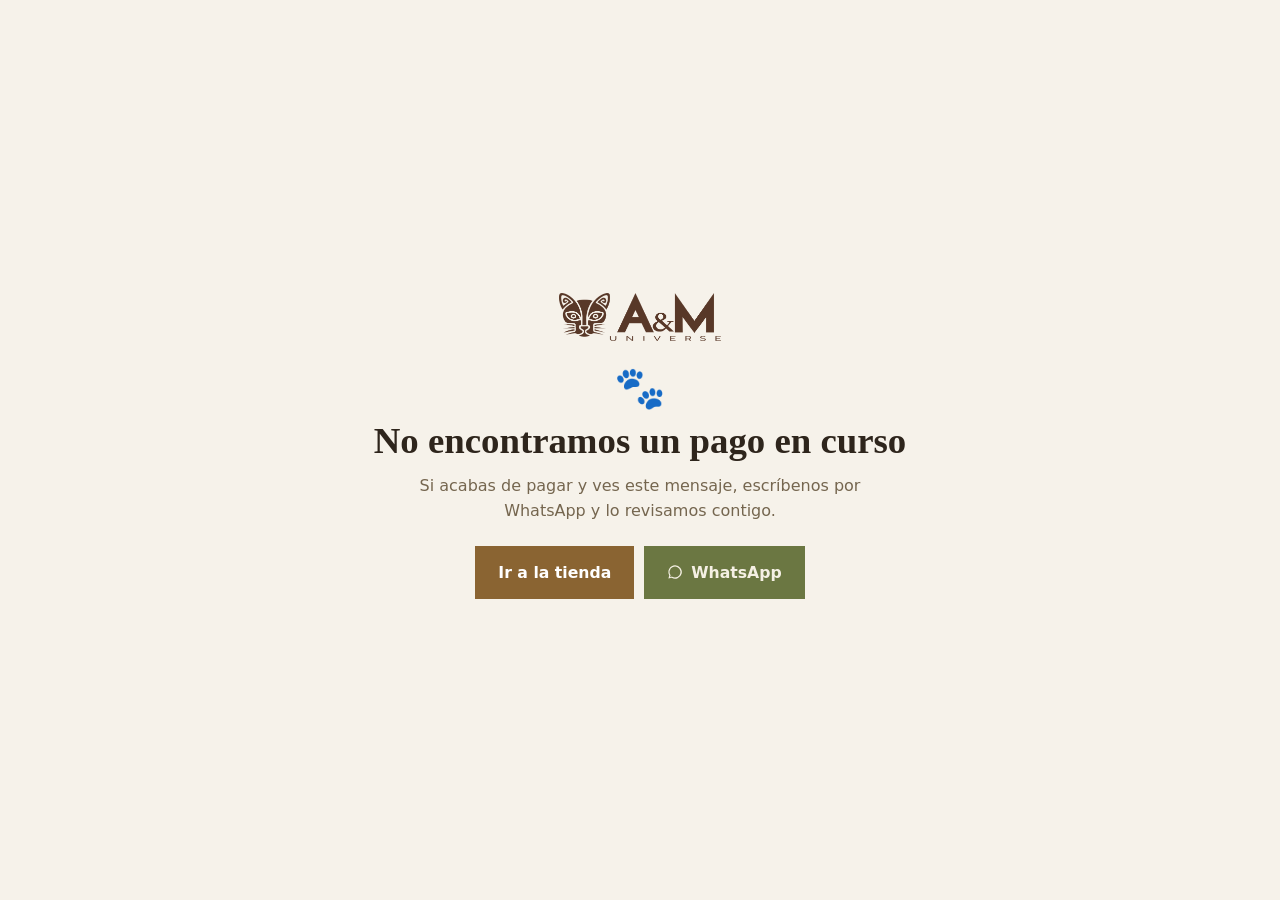
<file: pedido/index.html>
<!DOCTYPE html>
<html lang="es">
<head>
    <meta charset="UTF-8">
    <meta name="viewport" content="width=device-width, initial-scale=1.0">
    <title>Tu pedido · A&M Universe</title>
    <meta name="robots" content="noindex, nofollow">
    <meta name="description" content="Estado de tu pago en línea en A&M Universe.">
    <link rel="icon" href="/favicon.ico" sizes="any">
    <link rel="icon" type="image/png" sizes="48x48" href="/assets/favicon-48.png">
    <style>
        :root {
            --bg: #F6F2EA; --surface: #FCFAF4; --ink: #2E251C; --soft: #75664F;
            --accent: #8A6432; --accent-ink: #FFFFFF; --line: rgba(46,37,28,.14); --olive: #6B7742;
            --ok: #2f7d4f; --mal: #b23b2e;
        }
        @media (prefers-color-scheme: dark) {
            :root { --bg: #0D0D0D; --surface: #191919; --ink: #ECE3D1; --soft: #A99C86;
                    --accent: #CBA968; --accent-ink: #0D0D0D; --line: rgba(236,227,209,.16); --olive: #55613A;
                    --ok: #6fcf97; --mal: #ff9b8f; }
        }
        * { margin: 0; box-sizing: border-box; }
        body {
            min-height: 100vh; display: grid; place-items: center; text-align: center;
            padding: 32px 16px;
            font-family: system-ui, -apple-system, "Segoe UI", Roboto, sans-serif;
            background: var(--bg); color: var(--ink); line-height: 1.6;
        }
        .wrap { max-width: 560px; width: 100%; }
        .serif { font-family: Georgia, "Times New Roman", serif; }
        .logo { height: 48px; width: auto; display: block; margin: 0 auto 26px; }
        .logo-dark { display: none; }
        @media (prefers-color-scheme: dark) { .logo-light { display: none; } .logo-dark { display: block; } }
        .icono { font-size: 2.6rem; line-height: 1; margin-bottom: 10px; }
        h1 { font-size: clamp(1.6rem, 6vw, 2.3rem); line-height: 1.2; margin-bottom: 10px; }
        h1:focus { outline: none; }
        .ok h1 { color: var(--ok); }
        .mal h1 { color: var(--mal); }
        .lead { color: var(--soft); max-width: 470px; margin: 0 auto; }
        .ref { font-family: ui-monospace, Consolas, monospace; font-size: .9rem; color: var(--ink); background: var(--surface);
            border: 1px dashed var(--line); display: inline-block; padding: 4px 10px; margin: 14px 0 4px; word-break: break-all; }
        .resumen { text-align: left; background: var(--surface); border: 1px solid var(--line); padding: 14px 16px; margin: 18px 0 6px; }
        .resumen li { list-style: none; display: flex; justify-content: space-between; gap: 12px; padding: 6px 0; border-bottom: 1px solid var(--line); font-size: .93rem; }
        .resumen li:last-child { border-bottom: 0; }
        .resumen li span:last-child { white-space: nowrap; }
        .resumen .total { font-weight: 700; padding-top: 10px; }
        .nota { font-size: .88rem; color: var(--soft); margin-top: 10px; }
        .acciones { display: flex; flex-wrap: wrap; gap: 10px; justify-content: center; margin: 22px 0 8px; }
        .btn { display: inline-flex; align-items: center; gap: 8px; text-decoration: none; font-weight: 600; padding: 13px 22px; border: 1px solid transparent; cursor: pointer; font-size: .98rem; font-family: inherit; }
        .btn-acento { background: var(--accent); color: var(--accent-ink); }
        .btn-wa { background: var(--olive); color: #F5F0E4; }
        .btn-borde { background: transparent; color: var(--ink); border-color: var(--line); }
        .btn:hover { filter: brightness(1.06); }
        .girando { width: 34px; height: 34px; border: 3px solid var(--line); border-top-color: var(--accent); border-radius: 50%;
            margin: 6px auto 16px; animation: gira .9s linear infinite; }
        @keyframes gira { to { transform: rotate(360deg); } }
        @media (prefers-reduced-motion: reduce) { .girando { animation: none; } }
    </style>
</head>
<body>
    <main class="wrap" id="pedido" aria-live="polite">
        <a href="/" aria-label="A&amp;M Universe, ir a la tienda">
            <img class="logo logo-light" src="/assets/logo-light.png" alt="A&amp;M Universe" width="640" height="189">
            <img class="logo logo-dark" src="/assets/logo-dark.png" alt="A&amp;M Universe" width="640" height="189">
        </a>
        <div id="pedido-cuerpo">
            <div class="girando" aria-hidden="true"></div>
            <h1 class="serif">Revisando tu pago…</h1>
            <p class="lead">Un momento, estamos confirmando con Wompi.</p>
        </div>
        <noscript><p class="lead">Activa JavaScript para ver el estado de tu pago, o escríbenos por WhatsApp al 321 579 9683.</p></noscript>
    </main>
    <script src="/js/pedido.js" defer></script>
</body>
</html>
</file>
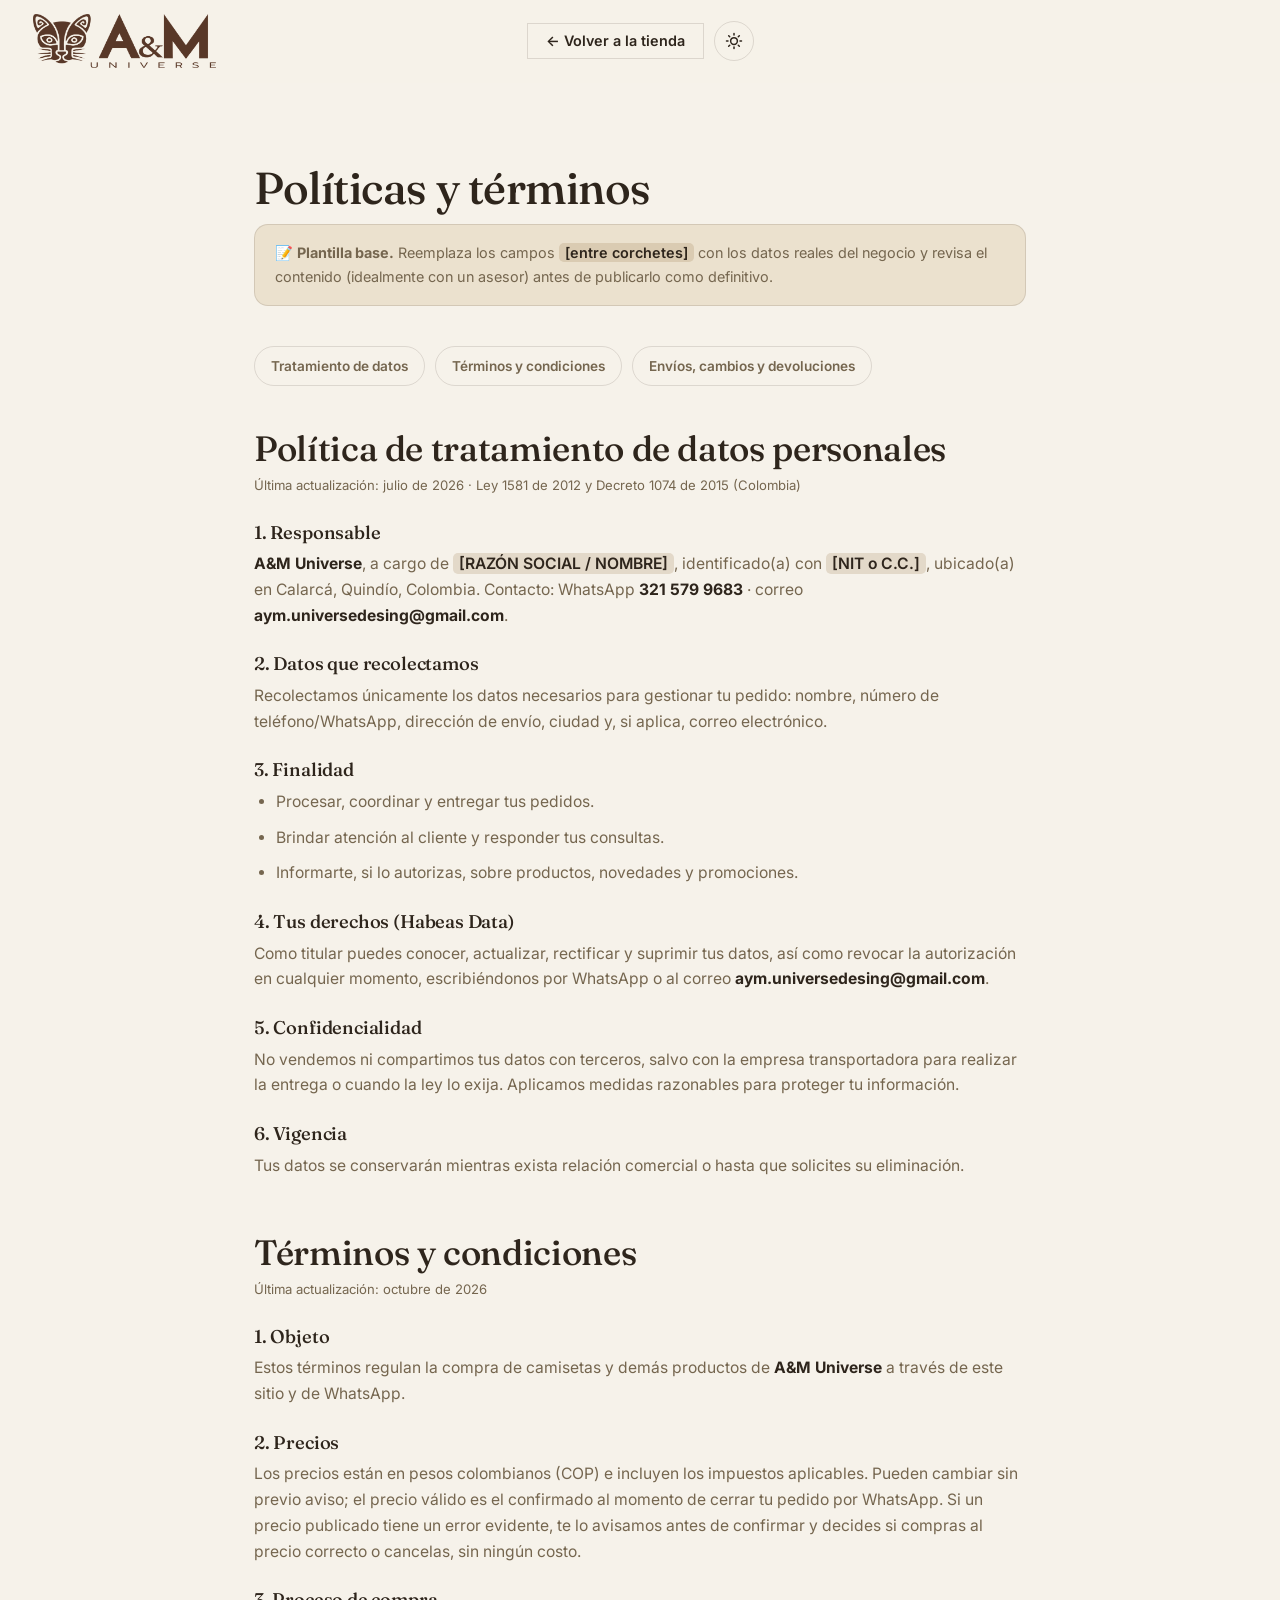
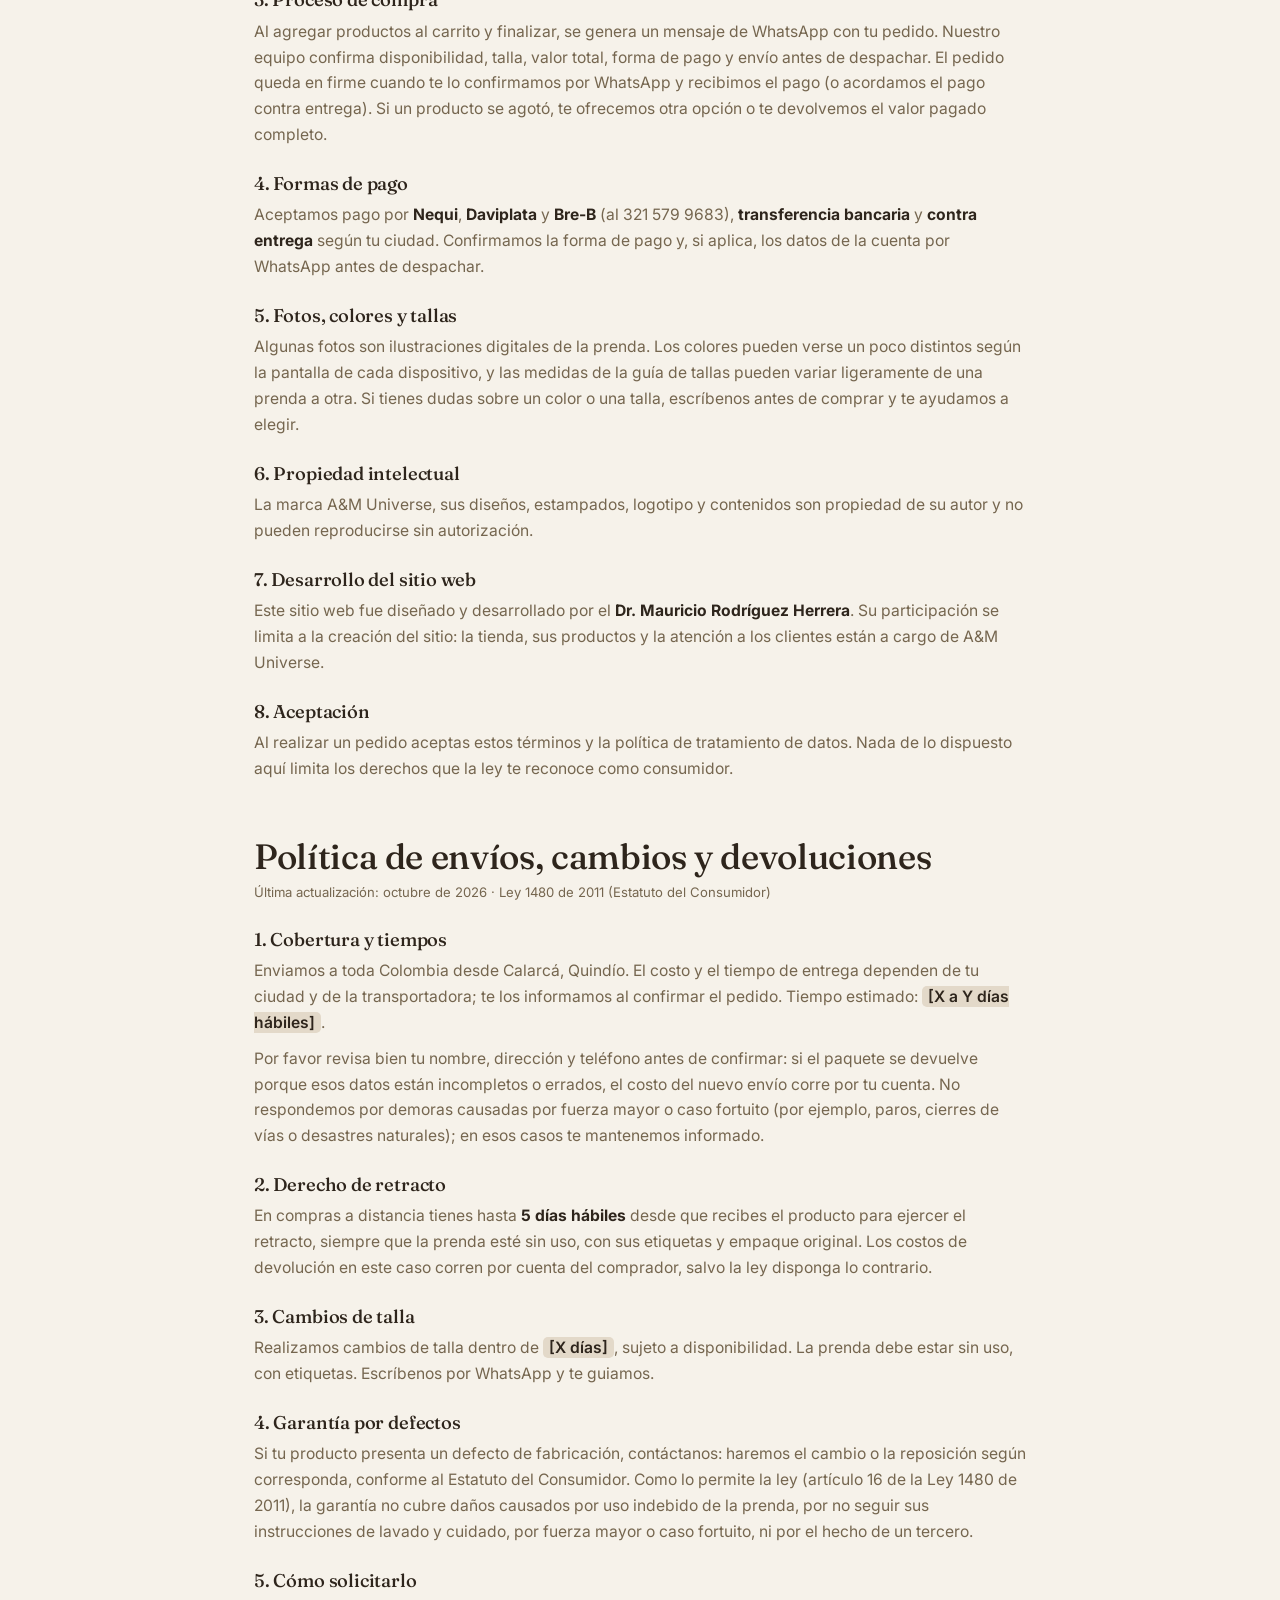
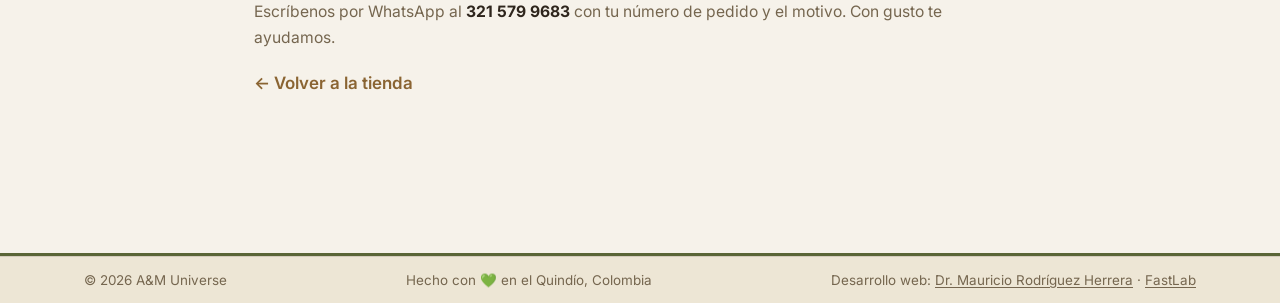
<file: politicas.html>
<!DOCTYPE html>
<html lang="es" data-theme="light">
<head>
    <meta charset="UTF-8">
    <meta name="viewport" content="width=device-width, initial-scale=1.0">
    <title>Políticas y términos · A&M Universe</title>
    <meta name="description" content="Política de tratamiento de datos, términos y condiciones, y política de envíos, cambios y devoluciones de A&M Universe.">
    <meta name="robots" content="index, follow">
    <link rel="canonical" href="https://aymuniverse.com/politicas.html">
    <meta name="theme-color" content="#F6F2EA" media="(prefers-color-scheme: light)">
    <meta name="theme-color" content="#0D0D0D" media="(prefers-color-scheme: dark)">
    <link rel="icon" href="favicon.ico" sizes="any">
    <link rel="icon" type="image/png" sizes="192x192" href="assets/icon-192.png">
    <link rel="apple-touch-icon" href="assets/apple-touch-icon.png">
    <link rel="preconnect" href="https://fonts.googleapis.com">
    <link rel="preconnect" href="https://fonts.gstatic.com" crossorigin>
    <link href="https://fonts.googleapis.com/css2?family=Fraunces:ital,opsz,wght@0,9..144,400;0,9..144,500;0,9..144,600&family=Inter:wght@400;500;600&display=swap" rel="stylesheet">
    <link rel="stylesheet" href="css/styles.css">
    <style>
        .legal-wrap { max-width: 820px; margin: 0 auto; padding: clamp(40px, 7vw, 80px) 24px 100px; }
        .legal-note {
            background: var(--green-soft); border: 1px solid var(--line); border-radius: 14px;
            padding: 16px 20px; font-size: .9rem; color: var(--text-soft); margin-bottom: 40px;
        }
        .legal-toc { display: flex; flex-wrap: wrap; gap: 10px; margin-bottom: 44px; }
        .legal-toc a {
            font-size: .85rem; font-weight: 600; color: var(--text-soft);
            border: 1px solid var(--line); border-radius: 999px; padding: 8px 16px; transition: all .2s ease;
        }
        .legal-toc a:hover { border-color: var(--accent); color: var(--accent); }
        .legal-doc { margin-bottom: 56px; scroll-margin-top: 90px; }
        .legal-doc h2 { font-size: clamp(1.6rem, 4vw, 2.2rem); margin-bottom: 6px; }
        .legal-doc > .upd { font-size: .82rem; color: var(--text-soft); margin-bottom: 22px; }
        .legal-doc h3 { font-size: 1.15rem; margin: 26px 0 8px; scroll-margin-top: 90px; }
        .legal-doc p, .legal-doc li { color: var(--text-soft); font-size: .98rem; margin-bottom: 10px; }
        .legal-doc ul { padding-left: 22px; margin-bottom: 12px; }
        .legal-doc strong { color: var(--text); }
        .ph { background: color-mix(in srgb, var(--accent) 18%, transparent); color: var(--text); padding: 1px 6px; border-radius: 5px; font-weight: 600; }
        /* En pantallas chicas el botón de volver no cabía y la cabecera se
           recortaba en silencio (la barra usa overflow-x: clip). */
        @media (max-width: 420px) {
            .site-header .header-actions .btn { padding: 10px 12px; font-size: .78rem; white-space: normal; }
        }
        .legal-back { display: inline-flex; align-items: center; gap: 6px; font-weight: 600; color: var(--accent); margin-top: 8px; }
    </style>
</head>
<body>
<header class="site-header">
    <div class="container header-inner">
        <a href="index.html" class="brand" aria-label="A&M Universe">
            <img class="brand-logo brand-logo-light" src="assets/logo-light.png" alt="A&M Universe" width="640" height="189">
            <img class="brand-logo brand-logo-dark" src="assets/logo-dark.png" alt="A&M Universe" width="640" height="189">
        </a>
        <div class="header-actions" style="margin-left:auto;">
            <a href="index.html" class="btn btn-ghost" style="padding:10px 18px;font-size:.9rem;">← Volver a la tienda</a>
            <button class="icon-btn" id="theme-toggle" type="button" aria-label="Cambiar tema" title="Modo claro / oscuro">
                <svg class="icon-sun" viewBox="0 0 24 24" width="18" height="18" fill="none" stroke="currentColor" stroke-width="2" stroke-linecap="round"><circle cx="12" cy="12" r="4.5"/><path d="M12 2v2M12 20v2M2 12h2M20 12h2M4.9 4.9l1.4 1.4M17.7 17.7l1.4 1.4M19.1 4.9l-1.4 1.4M6.3 17.7l-1.4 1.4"/></svg>
                <svg class="icon-moon" viewBox="0 0 24 24" width="18" height="18" fill="currentColor"><path d="M21 12.8A9 9 0 1 1 11.2 3a7 7 0 0 0 9.8 9.8z"/></svg>
            </button>
        </div>
    </div>
</header>

<main class="legal-wrap">
    <h1 style="font-size:clamp(2rem,5vw,2.8rem);margin-bottom:12px;">Políticas y términos</h1>
    <div class="legal-note" id="aviso-plantilla">
        📝 <strong>Plantilla base.</strong> Reemplaza los campos <span class="ph">[entre corchetes]</span> con los datos reales del negocio y revisa el contenido (idealmente con un asesor) antes de publicarlo como definitivo.
    </div>

    <nav class="legal-toc">
        <a href="#datos">Tratamiento de datos</a>
        <a href="#terminos">Términos y condiciones</a>
        <a href="#envios">Envíos, cambios y devoluciones</a>
    </nav>

    <!-- ============ DATOS ============ -->
    <section class="legal-doc" id="datos">
        <h2>Política de tratamiento de datos personales</h2>
        <p class="upd">Última actualización: <span class="js-fecha">julio de 2026</span> · Ley 1581 de 2012 y Decreto 1074 de 2015 (Colombia)</p>

        <h3>1. Responsable</h3>
        <p><strong>A&M Universe</strong>, a cargo de <span class="ph" id="dato-razon">[RAZÓN SOCIAL / NOMBRE]</span>, identificado(a) con <span class="ph" id="dato-nit">[NIT o C.C.]</span>, ubicado(a) en Calarcá, Quindío, Colombia. Contacto: WhatsApp <strong>321 579 9683</strong> · correo <strong>aym.universedesing@gmail.com</strong>.</p>

        <h3>2. Datos que recolectamos</h3>
        <p>Recolectamos únicamente los datos necesarios para gestionar tu pedido: nombre, número de teléfono/WhatsApp, dirección de envío, ciudad y, si aplica, correo electrónico.</p>

        <h3>3. Finalidad</h3>
        <ul>
            <li>Procesar, coordinar y entregar tus pedidos.</li>
            <li>Brindar atención al cliente y responder tus consultas.</li>
            <li>Informarte, si lo autorizas, sobre productos, novedades y promociones.</li>
        </ul>

        <h3>4. Tus derechos (Habeas Data)</h3>
        <p>Como titular puedes conocer, actualizar, rectificar y suprimir tus datos, así como revocar la autorización en cualquier momento, escribiéndonos por WhatsApp o al correo <strong>aym.universedesing@gmail.com</strong>.</p>

        <h3>5. Confidencialidad</h3>
        <p>No vendemos ni compartimos tus datos con terceros, salvo con la empresa transportadora para realizar la entrega o cuando la ley lo exija. Aplicamos medidas razonables para proteger tu información.</p>

        <h3>6. Vigencia</h3>
        <p>Tus datos se conservarán mientras exista relación comercial o hasta que solicites su eliminación.</p>
    </section>

    <!-- ============ TÉRMINOS ============ -->
    <section class="legal-doc" id="terminos">
        <h2>Términos y condiciones</h2>
        <p class="upd">Última actualización: <span class="js-fecha">octubre de 2026</span></p>

        <h3>1. Objeto</h3>
        <p>Estos términos regulan la compra de camisetas y demás productos de <strong>A&M Universe</strong> a través de este sitio y de WhatsApp.</p>

        <h3>2. Precios</h3>
        <p>Los precios están en pesos colombianos (COP) e incluyen los impuestos aplicables. Pueden cambiar sin previo aviso; el precio válido es el confirmado al momento de cerrar tu pedido por WhatsApp. Si un precio publicado tiene un error evidente, te lo avisamos antes de confirmar y decides si compras al precio correcto o cancelas, sin ningún costo.</p>

        <h3>3. Proceso de compra</h3>
        <p>Al agregar productos al carrito y finalizar, se genera un mensaje de WhatsApp con tu pedido. Nuestro equipo confirma disponibilidad, talla, valor total, forma de pago y envío antes de despachar. El pedido queda en firme cuando te lo confirmamos por WhatsApp y recibimos el pago (o acordamos el pago contra entrega). Si un producto se agotó, te ofrecemos otra opción o te devolvemos el valor pagado completo.</p>

        <h3>4. Formas de pago</h3>
        <p>Aceptamos pago por <strong>Nequi</strong>, <strong>Daviplata</strong> y <strong>Bre-B</strong> (al 321 579 9683), <strong>transferencia bancaria</strong> y <strong>contra entrega</strong> según tu ciudad. Confirmamos la forma de pago y, si aplica, los datos de la cuenta por WhatsApp antes de despachar.</p>

        <h3>5. Fotos, colores y tallas</h3>
        <p>Algunas fotos son ilustraciones digitales de la prenda. Los colores pueden verse un poco distintos según la pantalla de cada dispositivo, y las medidas de la guía de tallas pueden variar ligeramente de una prenda a otra. Si tienes dudas sobre un color o una talla, escríbenos antes de comprar y te ayudamos a elegir.</p>

        <h3>6. Propiedad intelectual</h3>
        <p>La marca A&M Universe, sus diseños, estampados, logotipo y contenidos son propiedad de su autor y no pueden reproducirse sin autorización.</p>

        <h3 id="desarrollo">7. Desarrollo del sitio web</h3>
        <p>Este sitio web fue diseñado y desarrollado por el <strong>Dr. Mauricio Rodríguez Herrera</strong>. Su participación se limita a la creación del sitio: la tienda, sus productos y la atención a los clientes están a cargo de A&M Universe.</p>

        <h3>8. Aceptación</h3>
        <p>Al realizar un pedido aceptas estos términos y la política de tratamiento de datos. Nada de lo dispuesto aquí limita los derechos que la ley te reconoce como consumidor.</p>
    </section>

    <!-- ============ ENVÍOS ============ -->
    <section class="legal-doc" id="envios">
        <h2>Política de envíos, cambios y devoluciones</h2>
        <p class="upd">Última actualización: <span class="js-fecha">octubre de 2026</span> · Ley 1480 de 2011 (Estatuto del Consumidor)</p>

        <h3>1. Cobertura y tiempos</h3>
        <p>Enviamos a toda Colombia desde Calarcá, Quindío. El costo y el tiempo de entrega dependen de tu ciudad y de la transportadora; te los informamos al confirmar el pedido. Tiempo estimado: <span class="ph" id="dato-envio">[X a Y días hábiles]</span>.</p>
        <p>Por favor revisa bien tu nombre, dirección y teléfono antes de confirmar: si el paquete se devuelve porque esos datos están incompletos o errados, el costo del nuevo envío corre por tu cuenta. No respondemos por demoras causadas por fuerza mayor o caso fortuito (por ejemplo, paros, cierres de vías o desastres naturales); en esos casos te mantenemos informado.</p>

        <h3>2. Derecho de retracto</h3>
        <p>En compras a distancia tienes hasta <strong>5 días hábiles</strong> desde que recibes el producto para ejercer el retracto, siempre que la prenda esté sin uso, con sus etiquetas y empaque original. Los costos de devolución en este caso corren por cuenta del comprador, salvo la ley disponga lo contrario.</p>

        <h3>3. Cambios de talla</h3>
        <p>Realizamos cambios de talla dentro de <span class="ph" id="dato-cambio">[X días]</span>, sujeto a disponibilidad. La prenda debe estar sin uso, con etiquetas. Escríbenos por WhatsApp y te guiamos.</p>

        <h3>4. Garantía por defectos</h3>
        <p>Si tu producto presenta un defecto de fabricación, contáctanos: haremos el cambio o la reposición según corresponda, conforme al Estatuto del Consumidor. Como lo permite la ley (artículo 16 de la Ley 1480 de 2011), la garantía no cubre daños causados por uso indebido de la prenda, por no seguir sus instrucciones de lavado y cuidado, por fuerza mayor o caso fortuito, ni por el hecho de un tercero.</p>

        <h3>5. Cómo solicitarlo</h3>
        <p>Escríbenos por WhatsApp al <strong>321 579 9683</strong> con tu número de pedido y el motivo. Con gusto te ayudamos.</p>

        <a class="legal-back" href="index.html">← Volver a la tienda</a>
    </section>
</main>

<footer class="site-footer">
    <div class="footer-bottom">
        <div class="container">
            <span>© <span id="year">2026</span> A&M Universe</span>
            <span>Hecho con 💚 en el Quindío, Colombia</span>
            <span class="footer-dev">Desarrollo web: <a href="#desarrollo">Dr. Mauricio Rodríguez Herrera</a> · <a href="https://fastlabstudio.com/" target="_blank" rel="noopener">FastLab</a></span>
        </div>
    </div>
</footer>

<script>
(function () {
  var root = document.documentElement, saved;
  try { saved = localStorage.getItem("aym-theme"); } catch (e) {}
  if (!saved) saved = (window.matchMedia && window.matchMedia("(prefers-color-scheme: dark)").matches) ? "dark" : "light";
  root.setAttribute("data-theme", saved);
  document.addEventListener("DOMContentLoaded", function () {
    var y = document.getElementById("year"); if (y) y.textContent = new Date().getFullYear();
    var b = document.getElementById("theme-toggle");
    if (b) b.addEventListener("click", function () {
      var t = root.getAttribute("data-theme") === "dark" ? "light" : "dark";
      root.setAttribute("data-theme", t);
      try { localStorage.setItem("aym-theme", t); } catch (e) {}
    });
  });
})();
</script>
<script src="js/politicas.js"></script>
</body>
</html>
</file>
<file: css/styles.css>
/* =========================================================
   A&M Universe · Diseño con propósito
   Paleta tierra: modo claro (marfil/beige) · modo oscuro (espresso) · esquinas cuadradas
   ========================================================= */

/* ---------- Tokens de tema ---------- */
:root,
[data-theme="light"] {
    --bg:        #F6F2EA;   /* marfil suave (más claro) */
    --bg-alt:    #EDE6D5;   /* beige suave (bandas de sección) */
    --surface:   #FCFAF4;   /* crema clara (tarjetas) */
    --text:      #2E251C;
    --text-soft: #75664F;
    --accent:    #8A6432;   /* bronce/tierra (AA sobre crema) */
    --accent-ink:#FFFFFF;
    --green:     #5E6A3C;   /* olivo (acento tierra) */
    --green-soft:#EBE1CE;   /* beige suave (medios) */
    --olive:      #5A6537;  /* olivo (topbar y botón WhatsApp) — oscurecido para
                               que el texto crema pase el contraste AA */
    --olive-ink:  #F5F0E4;
    --olive-strong:#5A6537;
    --on-alt:     #F4EFE3;  /* texto claro sobre bandas olivo */
    --on-alt-soft:rgba(244, 239, 227, .74);
    --line:      rgba(46, 37, 28, .13);
    --radius:    0px;       /* tarjetas/medios/paneles (cuadrado) */
    --radius-sm: 0px;       /* botones/píldoras/controles */
    --shadow:    0 18px 40px -24px rgba(46, 37, 28, .35);
    --shadow-sm: 0 6px 20px -12px rgba(46, 37, 28, .30);
}

[data-theme="dark"] {
    --bg:        #0D0D0D;   /* negro (fondo) */
    --bg-alt:    #151515;   /* banda oscura sutil */
    --surface:   #191919;   /* negro elevado (tarjetas) */
    --text:      #ECE3D1;   /* crema */
    --text-soft: #A99C86;
    --accent:    #CBA968;   /* oro */
    --accent-ink:#0D0D0D;
    --green:     #B9C08A;   /* olivo claro */
    --green-soft:#161616;
    --olive:      #77844A;
    --on-alt:     #14120B;  /* en oscuro el olivo aclara: el texto debe oscurecer */
    --olive-ink:  #14120B;
    --olive-strong:#68743F;
    --line:      rgba(236, 227, 209, .13);
    --shadow:    0 22px 50px -26px rgba(0, 0, 0, .7);
    --shadow-sm: 0 8px 24px -14px rgba(0, 0, 0, .6);
}

* { margin: 0; padding: 0; box-sizing: border-box; }

/* Solo lectores de pantalla (accesibilidad) */
.sr-only {
    position: absolute; width: 1px; height: 1px;
    padding: 0; margin: -1px; overflow: hidden;
    clip: rect(0, 0, 0, 0); white-space: nowrap; border: 0;
}

/* Íconos de línea en café (contacto/footer) */
.ci {
    width: 15px; height: 15px;
    color: var(--accent);
    flex-shrink: 0;
    vertical-align: -2px;
}

html {
    scroll-behavior: smooth;
    -webkit-text-size-adjust: 100%;
}

body {
    font-family: 'Inter', system-ui, -apple-system, Segoe UI, Roboto, sans-serif;
    background: var(--bg);
    color: var(--text);
    line-height: 1.65;
    font-size: 17px;
    overflow-x: hidden;
    transition: background .4s ease, color .4s ease;
    -webkit-font-smoothing: antialiased;
}

h1, h2, h3, .brand-name {
    font-family: 'Fraunces', Georgia, 'Times New Roman', serif;
    font-weight: 500;
    line-height: 1.1;
    letter-spacing: -.01em;
}

a { color: inherit; text-decoration: none; }
img { max-width: 100%; display: block; }

::selection { background: var(--accent); color: var(--accent-ink); }

.container {
    width: 100%;
    max-width: 1160px;
    margin: 0 auto;
    padding: 0 24px;
}

/* ---------- Botones ---------- */
.btn {
    display: inline-flex;
    align-items: center;
    justify-content: center;
    gap: 9px;
    font-family: 'Inter', sans-serif;
    font-weight: 600;
    font-size: .96rem;
    line-height: 1;
    padding: 15px 26px;
    border-radius: var(--radius-sm);
    border: 1.5px solid transparent;
    cursor: pointer;
    transition: transform .2s ease, box-shadow .25s ease, background .25s ease, border-color .25s ease, color .25s ease;
    /* Los rótulos de 6 botones salen del panel: si no pueden partirse, un texto
       largo se corta a media palabra y estira la columna de la grilla. */
    white-space: normal;
    text-align: center;
    max-width: 100%;
    overflow-wrap: anywhere;
}
.btn:active { transform: translateY(1px) scale(.99); }

.btn-primary {
    background: var(--accent);
    color: var(--accent-ink);
    box-shadow: var(--shadow-sm);
}
.btn-primary:hover { transform: translateY(-2px); box-shadow: var(--shadow); }

.btn-ghost {
    background: transparent;
    color: var(--text);
    border-color: var(--line);
}
.btn-ghost:hover { border-color: var(--accent); color: var(--accent); transform: translateY(-2px); }

.btn-whatsapp {
    background: var(--olive);
    color: var(--olive-ink);
    box-shadow: 0 10px 26px -14px rgba(46, 37, 28, .5);
}
.btn-whatsapp:hover { background: var(--olive-strong); transform: translateY(-2px); }

.btn-lg { padding: 18px 34px; font-size: 1.06rem; }

/* ---------- Topbar (tira olivo · acento) ---------- */
.topbar {
    background: var(--olive);
    color: var(--on-alt);
    text-align: center;
    font-size: .82rem;
    padding: 8px 16px;
    letter-spacing: .01em;
}

/* ---------- Header ---------- */
.site-header {
    position: sticky;
    top: 0;
    z-index: 100;
    background: var(--bg); /* respaldo para navegadores sin color-mix */
    background: color-mix(in srgb, var(--bg) 82%, transparent);
    backdrop-filter: saturate(150%) blur(14px);
    -webkit-backdrop-filter: saturate(150%) blur(14px);
    border-bottom: 1px solid transparent;
    transition: border-color .3s ease, background .3s ease;
}
.site-header.scrolled { border-bottom-color: var(--line); }
/* El menú móvil es position:fixed y queda contenido por el header (backdrop-filter);
   recortamos solo en X para que su estado cerrado no genere scroll horizontal, sin cortar su alto. */
.site-header { overflow-x: clip; }

.header-inner {
    display: grid;
    grid-template-columns: 1fr auto 1fr;         /* logo | menú centrado | acciones */
    align-items: center;
    gap: 20px;
    padding-top: 14px;
    padding-bottom: 14px;
    max-width: none;                             /* header a lo ancho de la página */
    padding-left: clamp(16px, 2.6vw, 40px);      /* logo pegado a la izquierda */
    padding-right: clamp(16px, 2.6vw, 40px);     /* "Escríbenos" pegado a la derecha */
}

.brand {
    display: inline-flex;
    align-items: center;
    gap: 11px;
    color: var(--accent);
    flex-shrink: 0;
    justify-self: start;                         /* extremo izquierdo */
}
.brand-mark { width: 40px; height: 40px; display: block; color: var(--accent); }
.brand-mark svg { width: 100%; height: 100%; }
.brand-word { display: flex; flex-direction: column; line-height: 1; }
.brand-name {
    font-size: 1.32rem;
    color: var(--text);
    letter-spacing: .02em;
}
.brand-sub {
    font-size: .58rem;
    letter-spacing: .42em;
    color: var(--text-soft);
    font-family: 'Inter', sans-serif;
    font-weight: 500;
    margin-top: 2px;
    padding-left: 2px;
}

/* Logo real (imagen), conmutado por tema */
.brand-logo { height: 54px; width: auto; display: block; }
.brand-logo-dark { display: none; }
[data-theme="dark"] .brand-logo-light { display: none; }
[data-theme="dark"] .brand-logo-dark { display: block; }

.footer-logo { height: 48px; margin-bottom: 14px; }
@media (max-width: 680px) { .brand-logo { height: 44px; } }

.main-nav {
    display: flex;
    gap: 32px;                                   /* más aire entre secciones */
    justify-self: center;                        /* centrado real en la página */
}
.main-nav a {
    font-size: 1.02rem;                          /* letras un poco más grandes */
    font-weight: 500;
    letter-spacing: .05em;                       /* letras más separadas */
    color: var(--text-soft);
    position: relative;
    padding: 4px 0;
    transition: color .2s ease;
}
.main-nav a::after {
    content: "";
    position: absolute;
    left: 0; bottom: -2px;
    width: 0; height: 1.5px;
    background: var(--accent);
    transition: width .25s ease;
}
.main-nav a:hover { color: var(--text); }
.main-nav a:hover::after { width: 100%; }

.header-actions {
    display: flex;
    align-items: center;
    gap: 10px;
    justify-self: end;                           /* extremo derecho */
}

.icon-btn {
    display: inline-flex;
    align-items: center;
    justify-content: center;
    width: 40px; height: 40px;
    flex-shrink: 0;                 /* nunca se deforma en óvalo cuando el espacio aprieta */
    border-radius: 50%;
    border: 1.5px solid var(--line);
    background: transparent;
    color: var(--text);
    cursor: pointer;
    transition: border-color .2s ease, color .2s ease, background .2s ease, transform .2s ease;
}
.icon-btn:hover { border-color: var(--accent); color: var(--accent); }
.lang-label { font-size: .8rem; font-weight: 700; letter-spacing: .04em; }

/* icono tema */
.icon-moon { display: none; }
[data-theme="dark"] .icon-sun { display: none; }
[data-theme="dark"] .icon-moon { display: block; }

.header-wa { padding: 11px 18px; font-size: .9rem; }

.menu-btn { display: none; }

/* ---------- Hero ---------- */
.hero {
    position: relative;
    padding: clamp(70px, 12vw, 150px) 0 clamp(60px, 9vw, 110px);
    background:
        radial-gradient(120% 90% at 80% -10%, color-mix(in srgb, var(--accent) 12%, transparent), transparent 60%),
        radial-gradient(90% 80% at 0% 10%, var(--green-soft), transparent 55%),
        var(--bg);
    overflow: hidden;
}
.hero-inner { position: relative; max-width: 830px; }
.eyebrow {
    font-family: 'Inter', sans-serif;
    text-transform: uppercase;
    letter-spacing: .24em;
    font-size: .72rem;
    font-weight: 600;
    color: var(--accent);
    margin-bottom: 22px;
}
.hero-title {
    font-size: clamp(2.9rem, 8vw, 5.7rem);
    letter-spacing: -.025em;
    margin-bottom: 24px;
}
.hero-sub {
    font-size: clamp(1.06rem, 2.3vw, 1.32rem);
    color: var(--text-soft);
    max-width: 620px;
    margin-bottom: 38px;
}
.hero-cta { display: flex; flex-wrap: wrap; gap: 14px; }

/* ---------- Franja de valores ---------- */
.values {
    background: var(--surface);
    border-top: 1px solid var(--line);
    border-bottom: 1px solid var(--line);
}
.values-grid {
    display: grid;
    grid-template-columns: repeat(4, 1fr);
    gap: 8px;
    padding-top: 40px;
    padding-bottom: 40px;
}
.value { text-align: center; padding: 8px 18px; position: relative; }
.value + .value::before {
    content: "";
    position: absolute;
    left: 0; top: 15%;
    height: 70%; width: 1px;
    background: var(--line);
}
.value-ico { display: block; margin-bottom: 12px; color: var(--accent); line-height: 0; }
.value-ico svg { display: inline-block; vertical-align: middle; }
.value h3 { font-size: 1.06rem; margin-bottom: 4px; }
.value p { font-size: .88rem; color: var(--text-soft); line-height: 1.5; }

/* ---------- Secciones ---------- */
.section { padding: clamp(64px, 10vw, 120px) 0; }
section[id] { scroll-margin-top: 84px; }

.section-head { max-width: 720px; margin-bottom: 52px; }
.section-title {
    font-size: clamp(1.9rem, 4.5vw, 3.1rem);
    margin: 12px 0 18px;
}
.section-lead { font-size: 1.1rem; color: var(--text-soft); }

/* ---------- Grids de tarjetas ---------- */
.cards-4 { display: grid; grid-template-columns: repeat(4, 1fr); gap: 22px; }
.cards-3 { display: grid; grid-template-columns: repeat(3, 1fr); gap: 26px; }

.card-purpose {
    background: var(--surface);
    border: 1px solid var(--line);
    border-radius: var(--radius);
    padding: 30px 26px;
    transition: transform .3s ease, box-shadow .3s ease, border-color .3s ease;
}
.card-purpose:hover { transform: translateY(-6px); box-shadow: var(--shadow); border-color: color-mix(in srgb, var(--accent) 40%, var(--line)); }
.card-ico { font-size: 2rem; display: block; margin-bottom: 16px; }
.card-purpose h3 { font-size: 1.28rem; margin-bottom: 10px; }
.card-purpose p { font-size: .95rem; color: var(--text-soft); }

/* ---------- Colecciones ---------- */
.collection-card {
    background: var(--surface);
    border: 1px solid var(--line);
    border-radius: var(--radius);
    overflow: hidden;
    display: flex;
    flex-direction: column;
    transition: transform .3s ease, box-shadow .3s ease;
}
.collection-card:hover { transform: translateY(-6px); box-shadow: var(--shadow); }
.collection-art {
    position: relative;
    height: 210px;
    overflow: hidden;
    background: var(--green-soft);
}
.collection-art .art-svg {
    position: absolute;
    inset: 0;
    width: 100%;
    height: 100%;
    display: block;
}
.collection-card:hover .art-svg { transform: scale(1.04); transition: transform .6s ease; }
.collection-body { padding: 24px 26px 28px; flex: 1; display: flex; flex-direction: column; align-items: flex-start; }
.collection-body h3 { font-size: 1.5rem; margin: 12px 0 10px; }
.collection-body p { font-size: .95rem; color: var(--text-soft); margin-bottom: 18px; }

.tag {
    display: inline-block;
    font-family: 'Inter', sans-serif;
    font-size: .68rem;
    font-weight: 700;
    letter-spacing: .12em;
    text-transform: uppercase;
    padding: 5px 12px;
    border-radius: var(--radius-sm);
    background: var(--green-soft);
    color: var(--text-soft);
    border: 1px solid var(--line);
}
.tag-live {
    background: color-mix(in srgb, var(--olive) 20%, transparent);
    color: color-mix(in srgb, var(--olive) 72%, var(--text));
    border-color: color-mix(in srgb, var(--olive) 42%, transparent);
}
[data-theme="dark"] .tag-live { color: #C7D19A; }

.link-arrow {
    margin-top: auto;
    font-weight: 600;
    font-size: .92rem;
    color: var(--accent);
    transition: gap .2s ease, opacity .2s ease;
}
.link-arrow:hover { opacity: .75; }

/* ---------- Productos ---------- */
.product-card {
    background: var(--surface);
    border: 1px solid var(--line);
    border-radius: var(--radius);
    padding: 34px 28px;
    text-align: center;
    transition: transform .3s ease, box-shadow .3s ease;
    display: flex;
    flex-direction: column;
    align-items: center;
}
.product-card:hover { transform: translateY(-6px); box-shadow: var(--shadow); }
.product-ico {
    width: 84px; height: 84px;
    display: grid; place-items: center;
    font-size: 2.4rem;
    border-radius: 50%;
    background: var(--green-soft);
    margin-bottom: 18px;
}
.product-card h3 { font-size: 1.32rem; margin: 14px 0 10px; }
.product-card p { font-size: .95rem; color: var(--text-soft); }

/* ---------- Impacto ---------- */
.impact { background: var(--bg); }
.impact-inner {
    display: grid;
    grid-template-columns: 1.1fr .9fr;
    gap: 56px;
    align-items: center;
}
.impact-copy { min-width: 0; } /* un rótulo largo del panel no debe estirar la columna */
.impact-copy .btn { margin-top: 26px; }

/* ---------- Contador de impacto en vivo (perrito comiendo) ---------- */
.impact-tracker {
    margin-top: 28px;
    background: var(--surface);
    border: 1px solid var(--line);
    border-radius: var(--radius);
    padding: 18px 22px 22px;
    box-shadow: var(--shadow-sm);
    display: grid;
    grid-template-columns: 168px 1fr;
    gap: 10px 20px;
    align-items: center;
}
.it-scene { align-self: center; }
.it-svg { width: 100%; height: auto; display: block; overflow: visible; }

/* colores del perrito y el tazón */
.it-shadow { fill: rgba(0,0,0,.10); }
.dog-fur   { fill: #C69B63; }
.dog-ear   { fill: #A97F4B; }
.dog-muzzle{ fill: #E7D3AE; }
.dog-eye   { fill: #3B2A18; }
.dog-eye-hl{ fill: #fff; }
.dog-nose  { fill: #3B2A18; }
.dog-mouth { fill: #7A4A2B; }
.dog-tongue{ fill: #E98B7E; }
.bowl      { fill: #E0614C; }
.bowl-rim  { fill: #C6493A; }
.bowl-inside { fill: #7C2A22; }
.food      { fill: #6E4A2A; }
.food-bit  { fill: #8C5E38; }
.kibble    { fill: #6E4A2A; opacity: 0; }
[data-theme="dark"] .it-shadow { fill: rgba(0,0,0,.28); }

/* mandíbula (mastica) y cabeza (bob) */
.food-level { transform-box: fill-box; transform-origin: 50% 100%; transform: scaleY(0); transition: transform .9s cubic-bezier(.22,1,.36,1); }
#dog-head, #dog-jaw, #dog-tail, #dog-eyes { transform-box: fill-box; }
#dog-tail { transform-origin: 100% 100%; animation: tailWag 1.1s ease-in-out infinite; }
#dog-eyes { transform-origin: 50% 50%; animation: dogBlink 5s ease-in-out infinite; }

/* al comer: cabeza baja y mastica */
.impact-tracker.is-eating #dog-head { transform-origin: 50% 100%; animation: dogChew 0.7s ease-in-out infinite; }
.impact-tracker.is-eating #dog-jaw  { transform-origin: 50% 0%;   animation: dogJaw  0.7s ease-in-out infinite; }
.impact-tracker.is-eating #dog-tail { animation: tailWag 0.5s ease-in-out infinite; }
.impact-tracker.is-eating .kibble   { animation: kibbleDrop 0.7s ease-in infinite; }
.impact-tracker.is-eating .kibble.k2 { animation-delay: .35s; }

@keyframes dogChew { 0%,100% { transform: translateY(0) rotate(0deg); } 50% { transform: translateY(4px) rotate(1.5deg); } }
@keyframes dogJaw  { 0%,100% { transform: translateY(0); } 50% { transform: translateY(3px); } }
@keyframes tailWag { 0%,100% { transform: rotate(-20deg); } 50% { transform: rotate(16deg); } }
@keyframes dogBlink { 0%,92%,100% { transform: scaleY(1); } 96% { transform: scaleY(.1); } }
@keyframes kibbleDrop { 0% { transform: translateY(-16px); opacity: 0; } 30% { opacity: 1; } 100% { transform: translateY(14px); opacity: 0; } }

@media (prefers-reduced-motion: reduce) {
    #dog-tail, #dog-eyes,
    .impact-tracker.is-eating #dog-head,
    .impact-tracker.is-eating #dog-jaw,
    .impact-tracker.is-eating .kibble { animation: none; }
}

/* datos */
.it-data { min-width: 0; }
.ic-live {
    display: inline-block; font-size: .7rem; font-weight: 700;
    text-transform: uppercase; letter-spacing: .1em; color: var(--text-soft); margin-bottom: 12px;
}
.it-stats { display: flex; gap: 28px; flex-wrap: wrap; margin-bottom: 14px; }
.ic-stat { display: flex; flex-direction: column; }
.ic-num {
    font-family: 'Fraunces', serif; font-size: clamp(1.7rem, 4.4vw, 2.4rem);
    font-weight: 600; line-height: 1.05; color: var(--accent);
}
.ic-label { font-size: .84rem; color: var(--text-soft); margin-top: 4px; max-width: 16ch; }
.it-bar {
    height: 12px; border-radius: var(--radius-sm); background: var(--green-soft);
    overflow: hidden; border: 1px solid var(--line);
}
.it-bar span {
    display: block; height: 100%; width: 0%; border-radius: var(--radius-sm);
    background: linear-gradient(90deg, var(--accent), color-mix(in srgb, var(--accent) 60%, #E98B7E));
    transition: width .9s cubic-bezier(.22,1,.36,1);
}
.it-goal { font-size: .84rem; color: var(--text-soft); margin-top: 9px; }
.it-goal strong { color: var(--text); }

@media (max-width: 560px) {
    .impact-tracker { grid-template-columns: 1fr; justify-items: center; text-align: center; }
    .it-scene { max-width: 190px; }
    .it-stats { justify-content: center; }
    .ic-label { max-width: none; }
    .it-progress { width: 100%; }
}
.impact-quote {
    background: var(--surface);
    border: 1px solid var(--line);
    border-left: 4px solid var(--accent);
    border-radius: var(--radius);
    padding: 34px 32px;
    box-shadow: var(--shadow-sm);
}
.impact-quote p {
    font-family: 'Fraunces', serif;
    font-style: italic;
    font-size: 1.34rem;
    line-height: 1.45;
    margin-bottom: 16px;
}
.impact-quote cite { font-style: normal; color: var(--accent); font-weight: 600; font-size: .92rem; }

/* ---------- Nuestra causa / galería de animalitos ---------- */
.rescue { background: var(--surface); }
.section-head.center { margin-left: auto; margin-right: auto; text-align: center; }
.gallery { display: grid; grid-template-columns: repeat(4, 1fr); gap: 18px; }
.gallery-item {
    border-radius: var(--radius);
    overflow: hidden;
    aspect-ratio: 1 / 1;
    box-shadow: var(--shadow-sm);
    border: 1px solid var(--line);
    background: var(--green-soft);
}
.gallery-item img { width: 100%; height: 100%; object-fit: cover; transition: transform .55s ease; }
.gallery-item:hover img { transform: scale(1.07); }
.gallery-note { text-align: center; margin-top: 24px; font-size: .86rem; color: var(--text-soft); }
@media (max-width: 700px) { .gallery { grid-template-columns: 1fr 1fr; gap: 14px; } }

/* ---------- Pasos / Envíos ---------- */
.steps { display: grid; grid-template-columns: repeat(3, 1fr); gap: 28px; }
.step {
    padding: 32px 28px;
    border: 1px solid var(--line);
    border-radius: var(--radius);
    background: var(--surface);
    position: relative;
}
.step-num {
    display: grid; place-items: center;
    width: 46px; height: 46px;
    border-radius: 50%;
    background: var(--accent);
    color: var(--accent-ink);
    font-family: 'Fraunces', serif;
    font-size: 1.35rem;
    font-weight: 600;
    margin-bottom: 18px;
}
.step h3 { font-size: 1.22rem; margin-bottom: 8px; }
.step p { font-size: .95rem; color: var(--text-soft); }

/* ---------- Contacto ---------- */
.contact {
    background:
        radial-gradient(90% 120% at 50% 0%, var(--green-soft), transparent 60%),
        var(--bg);
    text-align: center;
}
.contact-inner { max-width: 680px; margin: 0 auto; }
.contact-title { font-size: clamp(2.1rem, 5vw, 3.4rem); margin-bottom: 16px; }
.contact-lead { font-size: 1.14rem; color: var(--text-soft); margin-bottom: 34px; }
.contact-email { margin-top: 22px; font-size: .95rem; color: var(--text-soft); }
.contact-email a { color: var(--accent); font-weight: 600; text-decoration: none; }
.contact-email a:hover { text-decoration: underline; }
.contact-loc { margin-top: 10px; font-size: .92rem; color: var(--text-soft); }

/* ---------- Footer ---------- */
.site-footer { background: var(--bg-alt); border-top: 1px solid var(--line); }
.footer-inner {
    display: flex;
    justify-content: space-between;
    gap: 30px;
    flex-wrap: wrap;
    padding-top: 56px;
    padding-bottom: 40px;
}
.footer-brand { max-width: 340px; }
.footer-brand .brand-word { margin-bottom: 14px; }
.footer-brand .brand-name { color: var(--text); }
.footer-brand p { color: var(--text-soft); font-size: .95rem; }
.footer-nav { display: flex; flex-wrap: wrap; gap: 18px 26px; align-content: flex-start; }
.footer-nav a { color: var(--text-soft); font-size: .95rem; font-weight: 500; transition: color .2s ease; }
.footer-nav a:hover { color: var(--accent); }
.footer-bottom { border-top: 1px solid var(--line); padding: 20px 0; }
.footer-bottom .container { display: flex; justify-content: space-between; gap: 12px; flex-wrap: wrap; }
.footer-bottom span { font-size: .84rem; color: var(--text-soft); }

/* ---------- Vistas (una sola página) ---------- */
html[data-page="tienda"]     main section[data-view]:not([data-view="tienda"]),
html[data-page="felina"]     main section[data-view]:not([data-view="felina"]),
html[data-page="esenciales"] main section[data-view]:not([data-view="esenciales"]),
html[data-page="oceano"]     main section[data-view]:not([data-view="oceano"]),
html[data-page="proposito"]  main section[data-view]:not([data-view="proposito"]),
html[data-page="impacto"]    main section[data-view]:not([data-view="impacto"]),
html[data-page="faq"]        main section[data-view]:not([data-view="faq"]),
html[data-page="contacto"]   main section[data-view]:not([data-view="contacto"]) { display: none !important; }

.main-nav a.is-current { color: var(--text); }
.main-nav a.is-current::after { width: 100%; }

/* ---------- Footer compacto (banda clara · borde olivo) ---------- */
.site-footer { border-top: 3px solid var(--olive); }
.footer-inner { padding-top: 22px; padding-bottom: 18px; gap: 24px; align-items: flex-start; }
.footer-logo { height: 32px; margin-bottom: 8px; }
.footer-brand { max-width: 320px; }
.footer-brand p { font-size: .86rem; color: var(--text-soft); }
.footer-contact { display: flex; flex-direction: column; gap: 7px; font-size: .9rem; }
.footer-contact a { display: inline-flex; align-items: center; gap: 8px; color: var(--text-soft); }
.footer-social { display: flex; gap: 9px; margin-top: 6px; }
.footer-social a { width: 34px; height: 34px; justify-content: center; gap: 0; border: 1px solid var(--line); border-radius: 50%; transition: color .2s, border-color .2s; }
.footer-social a:hover { color: var(--accent); border-color: var(--accent); }
.footer-contact a:hover { color: var(--accent); }
.footer-contact span { display: inline-flex; align-items: center; gap: 8px; color: var(--text-soft); font-size: .86rem; }
.footer-bottom { padding: 12px 0; }

/* ---------- WhatsApp flotante ---------- */
.wa-float {
    position: fixed;
    right: 22px; bottom: 22px;
    z-index: 90;
    width: 60px; height: 60px;
    border-radius: 50%;
    display: grid; place-items: center;
    background: var(--olive);
    color: var(--olive-ink);
    box-shadow: 0 14px 30px -12px rgba(46, 37, 28, .55);
    transition: transform .25s ease, box-shadow .25s ease;
    animation: waPulse 2.6s ease-in-out infinite;
}
.wa-float:hover { transform: scale(1.08); }
@keyframes waPulse {
    0%, 100% { box-shadow: 0 14px 30px -10px rgba(37,211,102,.7), 0 0 0 0 rgba(37,211,102,.45); }
    50% { box-shadow: 0 14px 30px -10px rgba(37,211,102,.7), 0 0 0 12px rgba(37,211,102,0); }
}

/* ---------- Reveal al hacer scroll ---------- */
.reveal { opacity: 0; transform: translateY(28px); transition: opacity .7s ease, transform .7s ease; }
.reveal.in { opacity: 1; transform: none; }

/* ---------- Foco accesible ---------- */
:focus-visible { outline: 2.5px solid var(--accent); outline-offset: 3px; border-radius: 4px; }

/* ---------- Responsive ---------- */
@media (max-width: 900px) {
    .cards-4 { grid-template-columns: repeat(2, 1fr); }
    .values-grid { grid-template-columns: repeat(2, 1fr); gap: 26px 8px; }
    .value:nth-child(3)::before { display: none; }
    .impact-inner { grid-template-columns: 1fr; gap: 34px; }
}

@media (max-width: 820px) {
    .menu-btn { display: inline-flex; }
    .header-inner { display: flex; gap: 12px; }  /* móvil: logo izq · acciones der */
    /* El backdrop-filter convertía al header en el bloque contenedor del menú
       lateral (position: fixed) y, con overflow-x: clip, lo recortaba a la
       altura de la barra: en el teléfono el menú no se desplegaba. En móvil se
       quita el efecto (apenas se nota) y el menú vuelve a ocupar la pantalla. */
    .site-header {
        backdrop-filter: none;
        -webkit-backdrop-filter: none;
        background: var(--bg);
    }
    .main-nav {
        position: fixed;
        top: 0;
        right: 0;
        height: 100vh;
        height: 100dvh;
        width: min(78vw, 320px);
        z-index: 105;                /* por encima del velo (99) */
        flex-direction: column;
        gap: 6px;
        background: var(--surface);
        border-left: 1px solid var(--line);
        padding: 92px 30px 30px;
        transform: translateX(105%);
        transition: transform .35s cubic-bezier(.4,0,.2,1);
        box-shadow: var(--shadow);
        margin-left: 0;
        overflow-y: auto;
    }
    .main-nav.open { transform: none; }
    .main-nav a { font-size: 1.1rem; padding: 12px 0; border-bottom: 1px solid var(--line); }
    .main-nav a::after { display: none; }
    /* mantener logo y botones (incl. cerrar menú) por encima del drawer */
    .brand, .header-actions { position: relative; z-index: 10; }
    .header-actions { margin-left: auto; gap: 6px; }
    .header-wa span { display: none; }
    .header-wa { padding: 11px; width: 40px; height: 40px; border-radius: 50%; }
    body.nav-open { overflow: hidden; }
    .nav-scrim {
        position: fixed; inset: 0;
        background: rgba(0,0,0,.42);
        opacity: 0; pointer-events: none;
        transition: opacity .3s ease;
        z-index: 99;
    }
    .nav-scrim.show { opacity: 1; pointer-events: auto; }
}

@media (max-width: 680px) {
    body { font-size: 16px; }
    .cards-3, .steps { grid-template-columns: 1fr; }
    .cards-4 { grid-template-columns: 1fr; }
    .values-grid { grid-template-columns: 1fr 1fr; }
    .hero { padding-top: 64px; }
    .footer-inner { flex-direction: column; }
    .wa-float { width: 54px; height: 54px; right: 16px; bottom: 16px; }
    .brand-sub { letter-spacing: .32em; }
}

@media (prefers-reduced-motion: reduce) {
    html { scroll-behavior: auto; }
    * { animation: none !important; }
    .reveal { opacity: 1; transform: none; transition: none; }
}

/* =========================================================
   v2 — Hero a dos columnas, Tienda, Historias y Carrito
   ========================================================= */

/* ---------- Hero dos columnas ---------- */
.hero-inner {
    display: grid;
    grid-template-columns: 1.05fr .95fr;
    gap: 48px;
    align-items: center;
    max-width: 1160px;
}
.hero-copy { max-width: 580px; }
.hero-media {
    position: relative;
    display: grid;
    place-items: center;
    min-height: 360px;
}
.hero-blob {
    position: absolute;
    width: min(96%, 460px);
    aspect-ratio: 1;
    border-radius: 50%;
    background:
        radial-gradient(circle at 42% 34%, color-mix(in srgb, var(--accent) 22%, transparent), transparent 60%),
        var(--green-soft);
}
.hero-tee {
    position: relative;
    width: min(80%, 350px);
    height: auto;
    filter: drop-shadow(0 26px 42px rgba(0,0,0,.20));
    animation: floaty 6s ease-in-out infinite;
}
@keyframes floaty { 0%,100% { transform: translateY(0); } 50% { transform: translateY(-10px); } }
.hero-badge {
    position: absolute;
    bottom: 10%; right: 3%;
    background: var(--surface);
    border: 1px solid var(--line);
    box-shadow: var(--shadow-sm);
    border-radius: var(--radius-sm);
    padding: 9px 17px;
    font-size: .8rem;
    font-weight: 600;
    color: var(--accent);
}

/* ---------- Hero con foto de fondo (Tienda) ---------- */
.hero--photo {
    position: relative; min-height: 80vh; display: flex; align-items: center;
    background: #1a1a1a url("../assets/tienda-oceano.jpeg") center top / cover no-repeat;
}
.hero--photo::before {
    content: ""; position: absolute; inset: 0; z-index: 1; pointer-events: none;
    background: linear-gradient(90deg, rgba(16,14,10,.62) 0%, rgba(16,14,10,.34) 40%, rgba(16,14,10,.05) 66%, transparent 82%);
}
.hero--photo .hero-inner { position: relative; z-index: 2; grid-template-columns: 1fr; }
.hero--photo .hero-copy { max-width: 620px; }
.hero--photo .hero-media { display: none; }
.hero--photo .eyebrow { color: #F3E7CC; }
.hero--photo .hero-title { color: #FFFFFF; }
.hero--photo .hero-sub { color: rgba(255,255,255,.92); }
.hero--photo .eyebrow,
.hero--photo .hero-title,
.hero--photo .hero-sub { text-shadow: 0 2px 16px rgba(0,0,0,.6), 0 1px 3px rgba(0,0,0,.5); }
.hero--photo .btn-ghost { color: #fff; border-color: rgba(255,255,255,.6); }
.hero--photo .btn-ghost:hover { color: #fff; border-color: #fff; background: rgba(255,255,255,.14); }
@media (max-width: 820px) {
    .hero--photo { min-height: 74vh; background-position: 64% top; }
    .hero--photo::before { background: linear-gradient(180deg, rgba(16,14,10,.4) 0%, rgba(16,14,10,.35) 45%, rgba(16,14,10,.72) 100%); }
}

/* ---------- Tienda ---------- */
.fit-toggle {
    display: flex;
    justify-content: center;
    gap: 10px;
    margin: 0 auto 34px;
    max-width: 460px;
    background: var(--surface);
    border: 1px solid var(--line);
    border-radius: var(--radius-sm);
    padding: 6px;
}
.fit-btn {
    flex: 1;
    display: flex;
    flex-direction: column;
    align-items: center;
    gap: 2px;
    padding: 10px 14px;
    border: none;
    border-radius: var(--radius-sm);
    background: none;
    color: var(--text-soft);
    font-family: 'Inter', sans-serif;
    cursor: pointer;
    transition: background .2s ease, color .2s ease;
}
.fit-btn .fit-name { font-weight: 700; font-size: .95rem; }
.fit-btn .fit-price { font-size: .8rem; opacity: .8; }
.fit-btn:hover { color: var(--accent); }
.fit-btn.is-active { background: var(--accent); color: var(--accent-ink); }
.fit-btn.is-active .fit-price { opacity: .9; }

.shop-grid { display: grid; grid-template-columns: repeat(4, 1fr); gap: 24px; }
.product {
    background: var(--surface);
    border: 1px solid var(--line);
    border-radius: var(--radius);
    padding: 16px 16px 20px;
    display: flex;
    flex-direction: column;
    transition: transform .3s ease, box-shadow .3s ease;
}
.product:hover { transform: translateY(-6px); box-shadow: var(--shadow); }
.product-media {
    background: var(--green-soft);
    border-radius: var(--radius);
    aspect-ratio: 1 / 1;
    display: grid;
    place-items: center;
    margin-bottom: 15px;
    overflow: hidden;
}
.product-media img { width: 85%; height: auto; transition: transform .4s ease; }
.product:hover .product-media img { transform: scale(1.05) rotate(-1deg); }
.product .tag { align-self: flex-start; margin-bottom: 8px; }
.product-name { font-size: 1.16rem; margin-bottom: 6px; }
.product-desc { font-size: .87rem; color: var(--text-soft); margin-bottom: 16px; flex: 1; }
.product-buy { display: flex; align-items: center; justify-content: space-between; gap: 10px; }
.product-price { font-family: 'Fraunces', serif; font-size: 1.28rem; font-weight: 600; color: var(--text); }
.btn-add {
    background: var(--accent);
    color: var(--accent-ink);
    border: none;
    border-radius: var(--radius-sm);
    padding: 11px 20px;
    font-family: 'Inter', sans-serif;
    font-weight: 600;
    font-size: .9rem;
    cursor: pointer;
    transition: transform .2s ease, box-shadow .2s ease, background .2s ease;
}
.btn-add:hover { transform: translateY(-2px); box-shadow: var(--shadow-sm); }
.btn-add:active { transform: translateY(0) scale(.97); }
.btn-add[disabled] { opacity: .5; cursor: not-allowed; pointer-events: none; box-shadow: none; transform: none; }
/* Producto agotado (interruptor Disponible/Agotado del panel) */
.product.is-soldout { opacity: .78; }
.product.is-soldout .product-media { filter: grayscale(.35); }
.shop-note { text-align: center; margin-top: 26px; font-size: .84rem; color: var(--text-soft); }
.cards-2 { display: grid; grid-template-columns: repeat(2, 1fr); gap: 26px; max-width: 760px; margin: 0 auto; }

/* ---------- Colección Océano (borrador) ---------- */
.draft-note {
    max-width: 540px; margin: 24px auto 0; text-align: center;
    font-size: .82rem; color: var(--text-soft);
    border: 1px dashed color-mix(in srgb, var(--accent) 45%, var(--line));
    padding: 9px 14px;
}
.ocean-stats { display: flex; flex-wrap: wrap; gap: 18px; justify-content: center; }
.ocean-stat {
    flex: 1 1 180px; max-width: 240px; text-align: center;
    background: var(--surface); border: 1px solid var(--line); padding: 24px 18px;
}
.os-num { display: block; font-family: 'Fraunces', serif; font-size: 2rem; font-weight: 600; color: var(--accent); }
.os-label { display: block; font-size: .85rem; color: var(--text-soft); margin-top: 6px; }
.oceano-cta { max-width: 640px; margin: 0 auto; text-align: center; }
.oceano-cta-btns { justify-content: center; margin-top: 22px; }

/* ---------- Tarjetas de colección (Tienda) ---------- */
.collections-grid { display: grid; grid-template-columns: repeat(2, 1fr); gap: 26px; max-width: 900px; margin: 0 auto; }
.collection-card {
    display: flex; flex-direction: column; background: var(--surface); border: 1px solid var(--line);
    overflow: hidden; text-decoration: none; color: inherit;
    transition: transform .3s ease, box-shadow .3s ease;
}
.collection-card:hover { transform: translateY(-6px); box-shadow: var(--shadow); }
.cc-media { position: relative; aspect-ratio: 16 / 10; background: var(--green-soft) center / cover no-repeat; overflow: hidden; }
.cc-media::before {
    content: "";
    position: absolute; inset: 0;
    background: linear-gradient(135deg, rgba(0,0,0,.5), rgba(0,0,0,0) 46%);
    pointer-events: none;
}
/* Índice editorial de colección: 001, 002… (marca el orden) */
.cc-index {
    position: absolute; top: 12px; left: 16px; z-index: 2;
    display: flex; flex-direction: column; line-height: .8;
    color: #F7F2E8;
    font-family: 'Fraunces', serif; font-weight: 600;
    font-size: 2.5rem; letter-spacing: .015em;
    text-shadow: 0 2px 16px rgba(0,0,0,.45);
}
.cc-index small {
    font-family: 'Inter', sans-serif; font-weight: 600;
    font-size: .6rem; letter-spacing: .3em; text-transform: uppercase;
    opacity: .92; margin-bottom: 7px;
}
.collection-card:hover .cc-index { transform: translateY(-2px); transition: transform .3s ease; }
.collection-card.is-soon .cc-index { opacity: .78; }
.cc-soon { display: grid; place-items: center; background: var(--bg-alt); }
.cc-soon-ico { font-size: 3rem; filter: grayscale(.35); opacity: .75; }
.cc-body { padding: 20px 22px 24px; display: flex; flex-direction: column; align-items: flex-start; gap: 7px; }
.cc-body h3 { font-size: 1.34rem; }
.cc-body p { color: var(--text-soft); font-size: .92rem; }
.collection-card .link-arrow { margin-top: 6px; }
.collection-card.is-soon { opacity: .96; }
@media (max-width: 700px) { .collections-grid { grid-template-columns: 1fr; } }

/* ---------- Guía de tallas ---------- */
.size-guide { max-width: 640px; margin: 44px auto 0; }
.size-guide-title { font-size: 1.3rem; text-align: center; margin-bottom: 6px; }
.size-guide-note { text-align: center; font-size: .88rem; color: var(--text-soft); margin-bottom: 18px; }
.size-table-wrap { overflow-x: auto; }
.size-table { width: 100%; border-collapse: collapse; font-size: .92rem; font-variant-numeric: tabular-nums; }
.size-table th, .size-table td { border: 1px solid var(--line); padding: 10px 14px; text-align: center; }
.size-table th { background: var(--bg-alt); font-weight: 600; }
.size-table th:first-child, .size-table td:first-child { font-weight: 600; }
.size-table tbody tr:hover { background: color-mix(in srgb, var(--accent) 7%, transparent); }
html[lang="en"] .size-cm { display: none; }
html:not([lang="en"]) .size-in { display: none; }
.ocean-prose { max-width: 680px; margin: 0 auto; }
.ocean-prose p { margin-bottom: 1.05em; font-size: 1.06rem; line-height: 1.75; color: var(--text); }
.ocean-prose p:last-child { margin-bottom: 0; }
.ocean-quote {
    max-width: 720px; margin: 34px auto 0; padding: 6px 0 6px 24px;
    border-left: 4px solid var(--accent);
    font-family: 'Fraunces', serif; font-style: italic; font-size: 1.28rem; line-height: 1.5; color: var(--text);
}
.ocean-stats { margin-top: 40px; }

/* Sección "Dato curioso" (ballenas) — bloque más ligero y diferenciado */
.ocean-curio { background: var(--bg-alt); }

/* Línea de cierre del portal de colecciones */
.portal-outro {
    margin-top: 12px;
    font-family: 'Fraunces', serif;
    font-style: italic;
    color: var(--accent);
}
.actions-grid { display: grid; grid-template-columns: repeat(2, 1fr); gap: 22px; max-width: 900px; margin: 0 auto; }
.action-card { background: var(--surface); border: 1px solid var(--line); padding: 28px 26px; }
.action-num { display: block; font-family: 'Fraunces', serif; font-size: 1.7rem; font-weight: 600; color: var(--accent); margin-bottom: 10px; }
.action-card h3 { font-size: 1.14rem; margin-bottom: 8px; }
.action-card p { color: var(--text-soft); font-size: .95rem; line-height: 1.6; }
@media (max-width: 700px) { .actions-grid { grid-template-columns: 1fr; } }

/* ---------- Botón carrito + contador ---------- */
.cart-btn { position: relative; }
.cart-count {
    position: absolute; top: -4px; right: -4px;
    min-width: 18px; height: 18px; padding: 0 5px;
    border-radius: var(--radius-sm);
    background: var(--accent); color: var(--accent-ink);
    font-size: .68rem; font-weight: 800;
    display: grid; place-items: center;
    border: 2px solid var(--bg);
    line-height: 1;
}
.cart-count[hidden] { display: none; }

/* ---------- Drawer del carrito ---------- */
.cart-scrim {
    position: fixed; inset: 0;
    background: rgba(0,0,0,.45);
    opacity: 0; transition: opacity .3s ease;
    z-index: 200;
}
.cart-scrim.show { opacity: 1; }
.cart-drawer {
    position: fixed; top: 0; right: 0;
    height: 100vh; height: 100dvh;
    width: min(92vw, 400px);
    background: var(--surface);
    border-left: 1px solid var(--line);
    box-shadow: var(--shadow);
    z-index: 201;
    transform: translateX(102%);
    transition: transform .35s cubic-bezier(.4,0,.2,1);
    display: flex; flex-direction: column;
    /* En pantallas bajas el pie no cabe: sin esto, el boton de finalizar
       quedaba por debajo del cajon y no habia forma de alcanzarlo. */
    overflow-y: auto;
}
.cart-drawer.open { transform: none; }
.cart-head {
    display: flex; align-items: center; justify-content: space-between;
    padding: 22px 24px; border-bottom: 1px solid var(--line);
}
.cart-head h3 { font-size: 1.3rem; }
.cart-close {
    background: none; border: none; color: var(--text); cursor: pointer;
    width: 40px; height: 40px; border-radius: 50%;
    display: grid; place-items: center;
}
.cart-close:hover { background: var(--green-soft); color: var(--accent); }
/* El pie del carrito (total + aviso + botones) tiene un alto fijo.
   Sin un piso, en un teléfono la lista de productos se reducía a unos pocos
   píxeles y no se veía lo que se estaba comprando. */
.cart-items { flex: 1 1 auto; overflow-y: auto; min-height: 34dvh; padding: 6px 24px; }
.cart-item {
    display: grid; grid-template-columns: 62px 1fr auto; gap: 14px;
    align-items: center; padding: 16px 0; border-bottom: 1px solid var(--line);
}
.cart-item img { border-radius: var(--radius); background: var(--green-soft); }
.ci-info { display: flex; flex-direction: column; gap: 2px; min-width: 0; }
.ci-name { font-weight: 600; font-size: .95rem; }
.ci-price { font-size: .8rem; color: var(--text-soft); }
.ci-qty { display: flex; align-items: center; gap: 8px; margin-top: 6px; }
.ci-qty button {
    width: 26px; height: 26px; border-radius: var(--radius-sm);
    border: 1px solid var(--line); background: var(--bg); color: var(--text);
    cursor: pointer; font-size: 1rem; line-height: 1; display: grid; place-items: center;
}
.ci-qty button:hover { border-color: var(--accent); color: var(--accent); }
.ci-num { min-width: 18px; text-align: center; font-weight: 600; font-size: .92rem; }
.ci-remove {
    width: auto; height: auto; padding: 0 2px; border: none; background: none;
    font-size: .76rem; color: var(--text-soft); text-decoration: underline;
    margin-left: 2px; cursor: pointer;
}
.ci-remove:hover { color: #c0392b; }
.ci-line { font-family: 'Fraunces', serif; font-weight: 600; font-size: 1rem; white-space: nowrap; }
.cart-empty { padding: 44px 24px; text-align: center; color: var(--text-soft); }
.cart-foot { padding: 20px 24px 26px; border-top: 1px solid var(--line); }
.cart-total { display: flex; justify-content: space-between; align-items: baseline; margin-bottom: 16px; font-size: 1rem; }
.cart-total strong { font-family: 'Fraunces', serif; font-size: 1.5rem; }
.cart-checkout { width: 100%; }
.cart-continue {
    width: 100%; margin-top: 10px; padding: 12px;
    background: none; border: 1px solid var(--line); border-radius: var(--radius-sm);
    color: var(--text); font-family: 'Inter', sans-serif; font-weight: 600; font-size: .92rem; cursor: pointer;
}
.cart-continue:hover { border-color: var(--accent); color: var(--accent); }
.cart-note { text-align: center; font-size: .78rem; color: var(--text-soft); margin-top: 12px; }

/* ---------- Pago en línea con Wompi (se ve solo si está activado en el panel) ---------- */
.cart-foot .solo-wompi { display: none; }
.cart-foot.con-wompi .solo-wompi { display: block; }
.cart-foot.con-wompi .cart-pagar { display: flex; width: 100%; gap: 10px; }
.cart-pagar.is-bloqueado, .cart-pagar:disabled { opacity: .55; cursor: not-allowed; transform: none; box-shadow: none; }
.cart-envio { font-size: .84rem; color: var(--text-soft); margin: -6px 0 14px; }
.cart-metodos { text-align: center; font-size: .76rem; color: var(--text-soft); margin: 8px 0 12px; }
.cart-pago-msg {
    font-size: .84rem; line-height: 1.45; margin: 0 0 12px; padding: 10px 12px;
    border-left: 3px solid #c0392b; background: rgba(192, 57, 43, .08); color: var(--text);
}
.cart-checkout .co-alt { display: none; }
.cart-foot.con-wompi .cart-checkout .co-solo { display: none; }
.cart-foot.con-wompi .cart-checkout .co-alt { display: inline; }
/* Con pago en línea, WhatsApp pasa a ser la segunda opción */
.cart-foot.con-wompi .cart-checkout {
    background: transparent; color: var(--text); border: 1px solid var(--line); box-shadow: none;
    padding: 13px 20px; font-size: .95rem;
}
.cart-foot.con-wompi .cart-checkout:hover { border-color: var(--olive); color: var(--olive-strong); background: transparent; }
.cart-foot.con-wompi .cart-note { display: none; }

body.cart-open { overflow: hidden; }

/* ---------- Responsive v2 ---------- */
@media (max-width: 980px) {
    .shop-grid { grid-template-columns: repeat(2, 1fr); }
}
@media (max-width: 820px) {
    .hero-inner { grid-template-columns: 1fr; gap: 8px; }
    .hero-media { min-height: 300px; }
    .hero-copy { max-width: none; }
}
@media (max-width: 480px) {
    .shop-grid { grid-template-columns: 1fr; }
    .cards-2 { grid-template-columns: 1fr; }
    .cart-drawer { width: 100vw; }
    /* El botón flotante de WhatsApp ya está siempre visible; ocultamos el del
       header en teléfonos pequeños para que las acciones no se aprieten. */
    .header-wa { display: none; }
}

/* =========================================================
   v3 — Tallas, Testimonios, FAQ, Volver arriba
   ========================================================= */

/* ---------- Selector de talla ---------- */
.product-sizes { display: flex; align-items: center; gap: 6px; margin-bottom: 14px; flex-wrap: wrap; }
.size-label { font-size: .74rem; color: var(--text-soft); margin-right: 2px; }
.size-pill {
    min-width: 30px; height: 30px; padding: 0 8px;
    border-radius: var(--radius-sm); border: 1px solid var(--line);
    background: var(--bg); color: var(--text-soft);
    font-size: .82rem; font-weight: 600; cursor: pointer;
    font-family: 'Inter', sans-serif;
    transition: background .15s ease, color .15s ease, border-color .15s ease;
}
.size-pill:hover { border-color: var(--accent); color: var(--accent); }
.size-pill.is-active { background: var(--accent); color: var(--accent-ink); border-color: var(--accent); }
/* Talla agotada (panel → "Tallas agotadas"): tachada y sin poder elegirse */
.size-pill.is-agotada, .size-pill.is-agotada:hover {
    cursor: not-allowed; color: var(--text-soft); border-color: var(--line); border-style: dashed;
    background: var(--bg); text-decoration: line-through; opacity: .55;
}
.ci-agotada { color: #c0392b; font-weight: 600; }
:root[data-theme="dark"] .ci-agotada { color: #ff9b8f; }
.ci-talla-opt { min-width: 44px; justify-content: center; }

/* ---------- FAQ ---------- */
.faq { background: var(--bg); }
.faq-inner { max-width: 800px; margin: 0 auto; }
.faq-list { display: flex; flex-direction: column; gap: 12px; }
.faq-item { background: var(--surface); border: 1px solid var(--line); border-radius: var(--radius); overflow: hidden; }
.faq-item summary {
    list-style: none; cursor: pointer; padding: 20px 24px;
    display: flex; align-items: center; justify-content: space-between; gap: 16px;
    font-family: 'Fraunces', serif; font-size: 1.1rem; font-weight: 500; color: var(--text);
}
.faq-item summary::-webkit-details-marker { display: none; }
.faq-item summary:hover { color: var(--accent); }
.faq-ico { position: relative; width: 16px; height: 16px; flex-shrink: 0; }
.faq-ico::before, .faq-ico::after {
    content: ""; position: absolute; background: var(--accent); border-radius: 2px;
    transition: transform .25s ease, opacity .25s ease;
}
.faq-ico::before { top: 7px; left: 0; width: 16px; height: 2px; }
.faq-ico::after { top: 0; left: 7px; width: 2px; height: 16px; }
.faq-item[open] .faq-ico::after { transform: rotate(90deg); opacity: 0; }
.faq-a { padding: 0 24px 22px; }
.faq-a p { color: var(--text-soft); font-size: .96rem; }

/* ---------- Volver arriba ---------- */
.to-top {
    position: fixed; left: 22px; bottom: 22px; z-index: 90;
    width: 46px; height: 46px; border-radius: 50%;
    background: var(--surface); border: 1px solid var(--line); color: var(--text);
    box-shadow: var(--shadow); cursor: pointer;
    display: grid; place-items: center;
    opacity: 0; transform: translateY(12px) scale(.9); pointer-events: none;
    transition: opacity .3s ease, transform .3s ease, border-color .2s ease, color .2s ease;
}
.to-top.show { opacity: 1; transform: none; pointer-events: auto; }
.to-top:hover { border-color: var(--accent); color: var(--accent); }
@media (max-width: 680px) { .to-top { left: 16px; bottom: 16px; width: 42px; height: 42px; } }

.footer-bottom a { color: var(--text-soft); text-decoration: underline; text-underline-offset: 2px; }
.footer-bottom a:hover { color: var(--accent); }

/* =========================================================
   Essentials (línea de básicos) + pestaña del pie
   ========================================================= */
.footer-nav { display: flex; flex-direction: column; gap: 7px; font-size: .9rem; }
.footer-nav-title {
    font-size: .7rem; letter-spacing: .18em; text-transform: uppercase;
    color: var(--text-soft); font-weight: 600; margin-bottom: 3px;
}
.footer-nav a { color: var(--text-soft); transition: color .2s; width: max-content; }
.footer-nav a:hover, .footer-nav a.is-current { color: var(--accent); }
.footer-nav a.footer-tab {
    display: inline-flex; align-items: center; gap: 6px;
    color: var(--olive-ink); background: var(--olive);
    padding: 5px 14px; font-weight: 600; letter-spacing: .01em;
    border-radius: var(--radius-sm); width: max-content;
}
.footer-nav a.footer-tab::before { content: "✦"; font-size: .8em; opacity: .85; }
.footer-nav a.footer-tab:hover { filter: brightness(1.06); color: var(--olive-ink); }
.footer-nav a.footer-tab.is-current { outline: 2px solid var(--accent); outline-offset: 2px; }

/* La foto del producto ahora es un botón (abre la galería) */
.product-media {
    border: 0; padding: 0; width: 100%; cursor: pointer;
    font: inherit; color: inherit; position: relative;
}
.pv-badge {
    position: absolute; top: 8px; right: 8px;
    width: 30px; height: 30px; display: grid; place-items: center;
    background: var(--surface); color: var(--text);
    border: 1px solid var(--line); border-radius: 50%;
    opacity: 0; transform: translateY(-3px); transition: opacity .2s, transform .2s;
    pointer-events: none;
}
.product-media:hover .pv-badge,
.product-media:focus-visible .pv-badge { opacity: 1; transform: none; }
.product-media:focus-visible { outline: 2px solid var(--accent); outline-offset: 3px; }

/* =========================================================
   Ventana de fotos (galería + descripción + agregar)
   ========================================================= */
.pv-scrim {
    position: fixed; inset: 0; background: rgba(0,0,0,.5);
    opacity: 0; transition: opacity .3s ease; z-index: 210;
}
.pv-scrim.show { opacity: 1; }
.pv-modal {
    position: fixed; z-index: 211;
    top: 50%; left: 50%;
    width: min(94vw, 880px); max-height: 90vh;
    transform: translate(-50%, -48%) scale(.98);
    opacity: 0; pointer-events: none;
    background: var(--surface); color: var(--text);
    border: 1px solid var(--line); box-shadow: var(--shadow);
    border-radius: var(--radius);
    display: grid; grid-template-columns: 1.05fr 1fr;
    overflow: hidden;
    transition: opacity .28s ease, transform .28s cubic-bezier(.4,0,.2,1);
}
.pv-modal.open { opacity: 1; pointer-events: auto; transform: translate(-50%, -50%) scale(1); }
.pv-close {
    position: absolute; top: 10px; right: 10px; z-index: 3;
    width: 38px; height: 38px; display: grid; place-items: center;
    background: var(--surface); color: var(--text);
    border: 1px solid var(--line); border-radius: 50%; cursor: pointer;
    transition: color .2s, border-color .2s;
}
.pv-close:hover { color: var(--accent); border-color: var(--accent); }

.pv-gallery { background: var(--green-soft); display: flex; flex-direction: column; min-width: 0; }
.pv-main {
    position: relative; flex: 1; min-height: 0;
    display: grid; place-items: center; padding: 26px;
}
.pv-main img { max-width: 100%; max-height: 46vh; width: auto; height: auto; object-fit: contain; }
.pv-nav {
    position: absolute; top: 50%; transform: translateY(-50%);
    width: 40px; height: 40px; display: grid; place-items: center;
    background: var(--surface); color: var(--text);
    border: 1px solid var(--line); border-radius: 50%; cursor: pointer;
    transition: color .2s, border-color .2s;
}
.pv-nav:hover { color: var(--accent); border-color: var(--accent); }
.pv-prev { left: 12px; } .pv-next { right: 12px; }
.pv-count {
    position: absolute; bottom: 10px; left: 50%; transform: translateX(-50%);
    font-size: .76rem; color: var(--text-soft);
    background: var(--surface); border: 1px solid var(--line);
    padding: 2px 10px; border-radius: 20px;
}
.pv-thumbs {
    display: flex; gap: 8px; padding: 12px 14px; overflow-x: auto;
    border-top: 1px solid var(--line);
}
.pv-thumb {
    flex: 0 0 auto; width: 56px; height: 56px; padding: 4px;
    background: var(--surface); border: 1px solid var(--line);
    border-radius: var(--radius); cursor: pointer; display: grid; place-items: center;
    transition: border-color .2s;
}
.pv-thumb img { max-width: 100%; max-height: 100%; width: auto; height: auto; object-fit: contain; }
.pv-thumb.is-active { border-color: var(--accent); }
.pv-thumb:hover { border-color: var(--accent); }

.pv-info { padding: 40px 30px 28px; overflow-y: auto; display: flex; flex-direction: column; gap: 12px; }
.pv-info .tag { align-self: flex-start; margin: 0; }
.pv-title { font-size: 1.5rem; line-height: 1.15; }
.pv-desc { font-size: .95rem; color: var(--text-soft); line-height: 1.6; }
.pv-opts { display: flex; flex-direction: column; gap: 12px; margin-top: 4px; }
.pv-opt { display: flex; align-items: center; gap: 10px; flex-wrap: wrap; }
.pv-opt-label {
    font-size: .72rem; letter-spacing: .12em; text-transform: uppercase;
    color: var(--text-soft); font-weight: 600; min-width: 46px;
}
.pv-fit { display: inline-flex; gap: 6px; }
.pv-fit-btn {
    border: 1px solid var(--line); background: var(--surface); color: var(--text);
    padding: 7px 14px; font-size: .86rem; font-weight: 600; cursor: pointer;
    border-radius: var(--radius-sm); transition: all .2s;
}
.pv-fit-btn:hover { border-color: var(--accent); color: var(--accent); }
.pv-fit-btn.is-active { background: var(--accent); color: var(--accent-ink); border-color: var(--accent); }
.pv-sizes { display: inline-flex; gap: 6px; flex-wrap: wrap; }
.pv-buy { display: flex; align-items: center; justify-content: space-between; gap: 12px; margin-top: auto; padding-top: 10px; }
.pv-price { font-family: 'Fraunces', serif; font-size: 1.5rem; font-weight: 600; color: var(--text); }
.pv-add { white-space: nowrap; }
body.pv-open { overflow: hidden; }

@media (max-width: 720px) {
    .pv-modal { grid-template-columns: 1fr; width: 94vw; max-height: 92vh; grid-template-rows: auto 1fr; }
    .pv-main { padding: 20px; }
    .pv-main img { max-height: 34vh; }
    .pv-info { padding: 18px 20px 22px; }
    .pv-title { font-size: 1.3rem; }
    .footer-nav { order: 3; }
}
@media (prefers-reduced-motion: reduce) {
    .pv-modal, .pv-scrim { transition: opacity .01ms; }
}

/* =========================================================
   Océano · enlaces de datos (debajo del título)
   ========================================================= */
.ocean-stats-links { display: flex; flex-wrap: wrap; gap: 10px; justify-content: center; margin: 2px 0 14px; }
.ocean-stat-link {
    display: inline-flex; align-items: baseline; gap: 7px;
    padding: 7px 15px; border: 1px solid var(--line); border-radius: 999px;
    background: var(--surface); color: var(--text-soft); text-decoration: none;
    font-size: .82rem; line-height: 1;
    transition: border-color .2s, color .2s, transform .2s;
}
.ocean-stat-link strong { font-family: 'Fraunces', serif; color: var(--accent); font-size: 1rem; font-weight: 600; }
.ocean-stat-link .osl-arrow { opacity: .45; transition: transform .2s, opacity .2s; }
.ocean-stat-link:hover { border-color: var(--accent); color: var(--text); transform: translateY(-1px); }
.ocean-stat-link:hover .osl-arrow { transform: translateX(3px); opacity: .85; }
/* Para que el ancla no quede tapada por el encabezado fijo al saltar */
.oc-anchor { scroll-margin-top: 92px; }

/* =========================================================
   Cuadritos de color (tarjeta de producto y ventana de fotos)
   ========================================================= */
.product-colors { display: flex; flex-wrap: wrap; gap: 8px; margin: 0 0 14px; }
.color-swatch, .pv-color {
    width: 28px; height: 28px; padding: 2px; cursor: pointer;
    border: 1px solid var(--line); border-radius: 50%; background: var(--surface);
    display: inline-grid; place-items: center; overflow: hidden;
    transition: border-color .2s, box-shadow .2s;
}
.color-swatch:hover, .pv-color:hover { border-color: var(--accent); }
.color-swatch.is-active, .pv-color.is-active { border-color: var(--accent); box-shadow: 0 0 0 2px var(--accent); }
.color-swatch:focus-visible, .pv-color:focus-visible { outline: 2px solid var(--accent); outline-offset: 2px; }
.color-dot { width: 100%; height: 100%; border-radius: 50%; display: block; overflow: hidden; background-size: cover; background-position: center; }
.color-dot img { width: 100%; height: 100%; object-fit: cover; display: block; }
.pv-colors { display: inline-flex; flex-wrap: wrap; gap: 8px; }
.pv-color { width: 30px; height: 30px; }

/* =========================================================
   Tienda por horma: pestañas Regular fit · Oversized · Esenciales
   ========================================================= */
.shop-tabs {
    display: flex; justify-content: center; gap: 6px;
    margin: 0 auto 26px; max-width: 600px; padding: 6px;
    background: var(--surface); border: 1px solid var(--line); border-radius: var(--radius-sm);
}
.shop-tab {
    flex: 1; padding: 11px 14px; border: none; border-radius: var(--radius-sm);
    background: none; color: var(--text-soft); cursor: pointer;
    font-family: 'Inter', sans-serif; font-weight: 600; font-size: .95rem;
    transition: background .2s ease, color .2s ease;
}
.shop-tab:hover { color: var(--accent); }
.shop-tab.is-active { background: var(--accent); color: var(--accent-ink); }
.shop-tab:focus-visible { outline: 2px solid var(--accent); outline-offset: 2px; }
@media (max-width: 420px) { .shop-tab { padding: 10px 6px; font-size: .86rem; } }
.shop-panel[hidden] { display: none; }
.shop-panel-lead { text-align: center; color: var(--text-soft); font-size: .95rem; margin: -8px auto 24px; max-width: 520px; }
.shop-empty {
    text-align: center; color: var(--text-soft); font-size: 1rem;
    padding: 46px 20px; border: 1px dashed var(--line); border-radius: var(--radius);
    max-width: 560px; margin: 0 auto;
}
@media (max-width: 480px) { .shop-tab { font-size: .86rem; padding: 10px 8px; } }

/* Cierre de las páginas de colección: de la historia a las camisetas */
.shop-cta { text-align: center; }
.shop-cta .section-title { margin-bottom: 14px; }
.shop-cta .section-lead { max-width: 560px; margin: 0 auto 22px; }
.shop-cta-btns { display: flex; flex-wrap: wrap; gap: 12px; justify-content: center; }

/* Colecciones un poco más pequeñas (para que las camisetas suban) */
#collections .collections-grid { max-width: 760px; gap: 20px; }
#collections .cc-media { aspect-ratio: 16 / 8; }
#collections .cc-body { padding: 16px 18px 18px; gap: 5px; }
#collections .cc-body h3 { font-size: 1.2rem; }
#collections { padding-bottom: 30px; }
#camisetas { padding-top: 40px; }

/* Felina: el leopardo en la rama, encuadrado en la cara (la foto es
   vertical y la cara está a la derecha) */
.cc-media--felina { background-position: center 22% !important; }
/* En computador, la foto completa a la derecha y a su tamaño (es vertical y
   de 1122 px: estirada a lo ancho se veía borrosa y cortada), fundida hacia
   la izquierda con el verde oscuro del fondo de la propia foto. */
.hero--felina { background: #0d150b; overflow: hidden; }
.hero--felina::after {
    content: ""; position: absolute; z-index: 0; top: 0; bottom: 0; right: 0;
    aspect-ratio: 1122 / 1402; pointer-events: none;
    background: url("../assets/felina-leopardo-rama.jpg") center / cover no-repeat;
    -webkit-mask-image: linear-gradient(90deg, transparent 0%, #000 40%);
            mask-image: linear-gradient(90deg, transparent 0%, #000 40%);
}
/* En el celular, la foto llena la portada, encuadrada en la cara */
@media (max-width: 820px) {
    .hero--felina { background: #0d150b url("../assets/felina-leopardo-rama.jpg") 90% center / cover no-repeat; }
    .hero--felina::after { display: none; }
}
/* Horma en la ventana de fotos: ya no se elige, la define el espacio */
.pv-fit-fija {
    display: inline-block; padding: 6px 12px; font-size: .86rem; font-weight: 600;
    border: 1px solid var(--line); border-radius: var(--radius-sm); color: var(--text);
}

/* =========================================================
   Camisetas dentro de cada colección + Esenciales con su página
   ========================================================= */
section[id] { scroll-margin-top: 84px; }

/* Océano: portada con foto (la tortuga) */
.hero--oceano {
    background: #0b1b22 url("../assets/oceano-tortuga.jpg") center 40% / cover no-repeat;
}
@media (max-width: 820px) { .hero--oceano { background-position: 55% center; } }

.ess-volver { text-align: center; margin-top: 30px; }
/* Tarjeta de Propósito que las dueñas ocultan con "--" en el título */
.card-purpose[hidden] { display: none; }

/* Guía de tallas: dos tablas (Regular fit · Oversized) lado a lado */
.size-tables { display: grid; grid-template-columns: repeat(auto-fit, minmax(260px, 1fr)); gap: 22px; }
.size-table-title { font-size: 1rem; margin: 0 0 8px; text-align: center; color: var(--text); }
.size-guide { max-width: 860px; }

/* =========================================================
   Ventana de fotos grande, con zoom
   ========================================================= */
.pv-modal {
    width: min(96vw, 1240px); height: min(92vh, 940px); max-height: none;
    grid-template-columns: minmax(0, 1.6fr) minmax(300px, 1fr);
}
.pv-gallery { min-height: 0; }
.pv-main { position: relative; flex: 1; min-height: 0; padding: 0; overflow: hidden; display: block; }
.pv-main img {
    position: absolute; inset: 16px; width: calc(100% - 32px); height: calc(100% - 32px);
    max-width: none; max-height: none; object-fit: contain;
    cursor: zoom-in; transition: transform .25s ease;
}
.pv-main.is-zoom img { transform: scale(2.4); cursor: zoom-out; }
/* Ampliada, el dedo recorre la foto en vez de desplazar la ventana */
.pv-main.is-zoom { touch-action: none; }
.pv-nav, .pv-count { z-index: 2; }
.pv-zoom-hint {
    position: absolute; left: 12px; bottom: 10px; z-index: 2;
    display: inline-flex; align-items: center; gap: 6px; pointer-events: none;
    font-size: .74rem; color: var(--text-soft);
    background: var(--surface); border: 1px solid var(--line); padding: 3px 10px; border-radius: 20px;
    transition: opacity .2s;
}
.pv-main.is-zoom .pv-zoom-hint { opacity: 0; }
.pv-thumb { width: 64px; height: 64px; }
@media (max-width: 720px) {
    /* En el celular, la ventana ocupa toda la pantalla: la prenda se ve grande */
    .pv-modal, .pv-modal.open {
        top: 0; left: 0; transform: none;
        width: 100vw; height: 100vh; height: 100dvh; max-height: none;
        border: 0; border-radius: 0;
        /* Alto fijo para la foto (si no, el texto de abajo la aplasta); el
           texto queda debajo y la ventana se desplaza */
        grid-template-columns: 1fr; grid-template-rows: 62vh auto; grid-template-rows: 62dvh auto;
        overflow-y: auto;
    }
    .pv-info { overflow: visible; }
    .pv-thumb { width: 54px; height: 54px; }
    /* El contador a la derecha, para no chocar con la pista del zoom */
    .pv-count { left: auto; right: 12px; transform: none; }
}

/* Enlace a la página propia de la camiseta (dentro de la ventana de fotos) */
.pv-ficha { display: inline-block; margin-top: 14px; font-size: .88rem; color: var(--accent); text-decoration: underline; text-underline-offset: 3px; }
.pv-ficha:hover { color: var(--text); }
.product-name a:hover { color: var(--accent); }

/* ---------- Color de cada camiseta en el carrito ----------
   Resumen del color elegido, selector para cambiarlo con confirmación y
   aviso cuando falta elegirlo (el pedido no sale sin color). */
.ci-color { display: flex; align-items: center; flex-wrap: wrap; gap: 6px 8px; font-size: .8rem; color: var(--text-soft); margin-top: 3px; }
.ci-color strong { color: var(--text); font-weight: 600; }
.ci-dot {
    width: 18px; height: 18px; border-radius: 50%; overflow: hidden; flex-shrink: 0;
    border: 1px solid var(--line); background: var(--green-soft); display: inline-block;
}
.cart-item .ci-dot img { width: 100%; height: 100%; object-fit: cover; display: block; border-radius: 0; }
.ci-link {
    border: none; background: none; padding: 2px 0; cursor: pointer;
    font: 600 .78rem 'Inter', sans-serif; color: var(--accent);
    text-decoration: underline; text-underline-offset: 3px;
}
.ci-link:hover { color: var(--text); }
.ci-ok { color: var(--green); font-weight: 600; font-size: .78rem; }
.ci-color-edit {
    grid-column: 1 / -1; margin-top: -4px;
    background: var(--bg-alt); border: 1px solid var(--line); padding: 12px;
}
.ci-color-edit.is-falta { border-color: var(--accent); box-shadow: inset 3px 0 0 var(--accent); }
.ci-color-msg { font-size: .84rem; font-weight: 600; color: var(--text); margin-bottom: 9px; }
.ci-color-opts { display: flex; flex-wrap: wrap; gap: 6px; }
.ci-color-opt {
    display: inline-flex; align-items: center; gap: 6px; padding: 5px 10px 5px 5px; cursor: pointer;
    border: 1px solid var(--line); background: var(--surface); color: var(--text);
    font: 500 .8rem 'Inter', sans-serif; border-radius: var(--radius-sm);
    transition: border-color .15s, box-shadow .15s;
}
.ci-color-opt:hover { border-color: var(--accent); }
.ci-color-opt[aria-pressed="true"] { border-color: var(--accent); box-shadow: 0 0 0 1px var(--accent); font-weight: 600; }
.ci-color-opt:focus-visible, .ci-link:focus-visible, .ci-confirm:focus-visible, .ci-cancel:focus-visible { outline: 2px solid var(--accent); outline-offset: 2px; }
.ci-color-pend { font-size: .84rem; color: var(--text); margin: 11px 0 0; }
.ci-color-btns { display: flex; flex-wrap: wrap; gap: 8px; margin-top: 10px; }
.ci-confirm, .ci-cancel {
    padding: 9px 14px; cursor: pointer; font: 600 .82rem 'Inter', sans-serif;
    border-radius: var(--radius-sm); border: 1px solid var(--accent);
}
.ci-confirm { background: var(--accent); color: var(--accent-ink); }
.ci-confirm:hover { filter: brightness(1.08); }
.ci-cancel { background: none; color: var(--text); border-color: var(--line); }
.ci-cancel:hover { border-color: var(--accent); color: var(--accent); }
.cart-aviso {
    font-size: .82rem; line-height: 1.45; color: var(--text); margin: 0 0 12px;
    padding: 9px 12px; border-left: 3px solid var(--accent);
    background: color-mix(in srgb, var(--accent) 12%, transparent);
}
.cart-aviso.is-alerta { animation: aym-sacude .38s ease; }
@keyframes aym-sacude { 0%, 100% { transform: none; } 25% { transform: translateX(-5px); } 75% { transform: translateX(5px); } }
@media (prefers-reduced-motion: reduce) { .cart-aviso.is-alerta { animation: none; } }
.cart-checkout.is-bloqueado { opacity: .55; }
</file>
